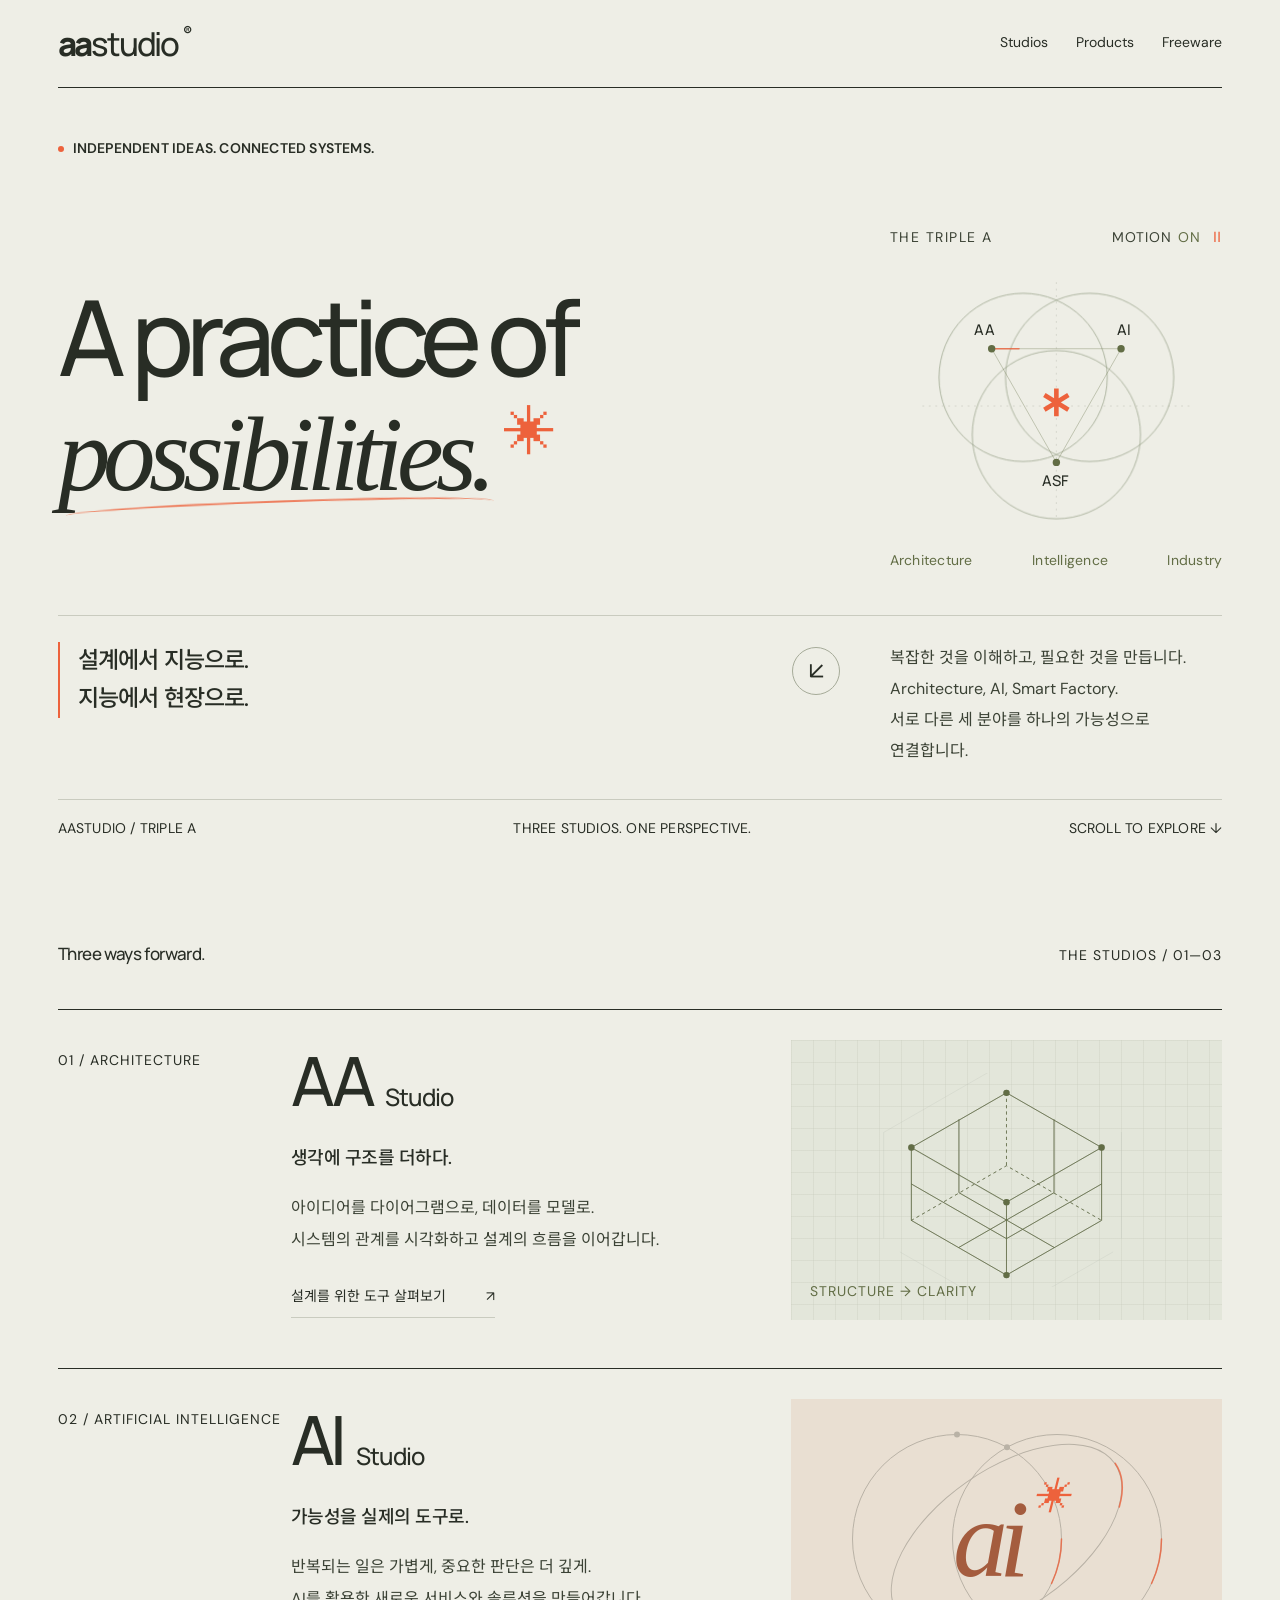
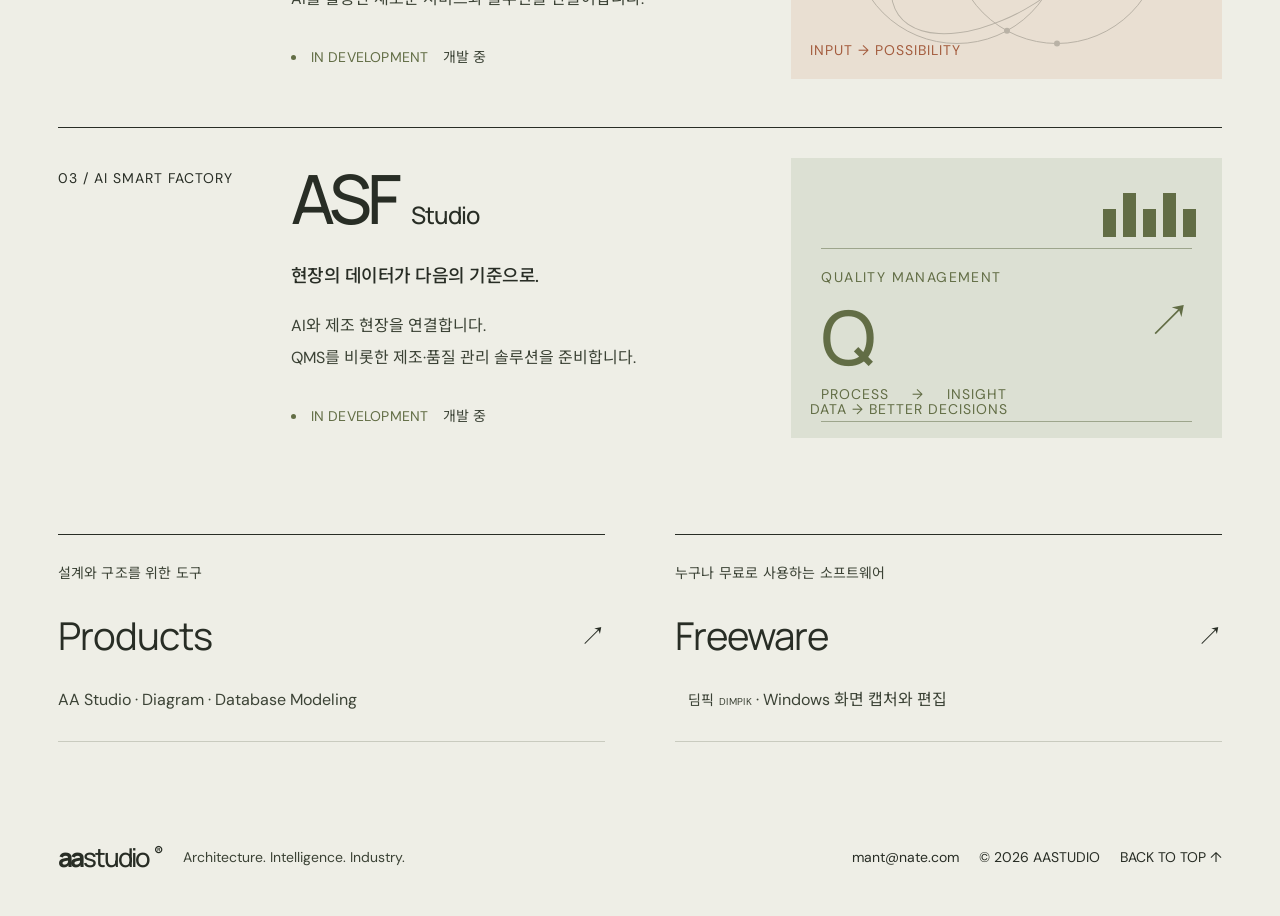
<file: index.html>
<!doctype html>
<html lang="ko">
<head>
  <meta charset="utf-8">
  <meta name="viewport" content="width=device-width, initial-scale=1">
  <meta name="theme-color" content="#eeeee6">
  <meta name="description" content="AASTUDIO — Architecture, AI, AI Smart Factory. 설계에서 지능으로, 지능에서 현장으로 이어지는 세 개의 스튜디오.">
  <title>AASTUDIO — A practice of possibilities.</title>
  <link rel="icon" href="favicon.svg" type="image/svg+xml">
  <link rel="stylesheet" href="style.css">
</head>
<body class="home-page">
  <header class="header site-header"><a class="wordmark" href="./" aria-label="AASTUDIO 홈">aa<span>studio</span><i>®</i></a><nav aria-label="사이트 메뉴"><a href="./#studios">Studios</a><a href="./products/">Products</a><a href="./freeware/">Freeware</a></nav></header>
  <main>
    <section class="hero" aria-labelledby="hero-title">
      <div class="eyebrow"><span class="status-dot"></span> INDEPENDENT IDEAS. CONNECTED SYSTEMS.</div>
      <div class="hero-stage">
        <h1 id="hero-title" aria-label="A practice of possibilities."><span class="hero-line-clip" aria-hidden="true"><span class="hero-line">A practice of</span></span><br><em class="hero-word" aria-hidden="true">possibilities.</em><span class="hero-period" aria-hidden="true"><span class="hero-asterisk">✳</span></span></h1>
        <div class="hero-map">
          <div class="hero-map-caption"><span>THE TRIPLE A</span><button class="motion-toggle" type="button" aria-label="모션 일시정지" aria-pressed="false">MOTION <span>ON</span><i aria-hidden="true">Ⅱ</i></button></div>
          <svg viewBox="0 0 360 300" fill="none" aria-hidden="true">
            <path class="map-guide" d="M180 24V278M35 158H325"/>
            <circle class="map-orbit map-phase-1" cx="144" cy="127" r="91"/>
            <circle class="map-orbit map-phase-2" cx="216" cy="127" r="91"/>
            <circle class="map-orbit map-phase-3" cx="180" cy="189" r="91"/>
            <path class="map-triangle" d="M110 96 250 96 180 219Z"/>
            <path class="map-signal" pathLength="100" d="M110 96 250 96 180 219Z"/>
            <circle class="map-node map-phase-1" cx="110" cy="96" r="4"/>
            <circle class="map-node map-phase-2" cx="250" cy="96" r="4"/>
            <circle class="map-node map-phase-3" cx="180" cy="219" r="4"/>
            <text class="map-label map-phase-1" x="91" y="81">AA</text><text class="map-label map-phase-2" x="246" y="81">AI</text><text class="map-label map-phase-3" x="165" y="244">ASF</text>
            <path class="map-center" d="M180 139V169M167 146 193 162M167 162 193 146"/>
          </svg>
          <div class="hero-map-key"><span>Architecture</span><span>Intelligence</span><span>Industry</span></div>
        </div>
      </div>
      <div class="hero-bottom"><p>설계에서 지능으로.<br>지능에서 현장으로.</p><p class="hero-description">복잡한 것을 이해하고, 필요한 것을 만듭니다.<br>Architecture, AI, Smart Factory.<br>서로 다른 세 분야를 하나의 가능성으로 연결합니다.</p><a class="circle-link" href="#studios" aria-label="세 개의 스튜디오 살펴보기">↙</a></div>
      <div class="hero-index"><span>AASTUDIO / TRIPLE A</span><span>THREE STUDIOS. ONE PERSPECTIVE.</span><span>SCROLL TO EXPLORE ↓</span></div>
    </section>
    <section id="studios" class="studios" aria-labelledby="studios-title">
      <div class="section-top"><h2 id="studios-title">Three ways forward.</h2><span>THE STUDIOS / 01—03</span></div>
      <article class="studio architecture">
        <div class="studio-number">01 / ARCHITECTURE</div>
        <div class="studio-copy"><h3>AA<span>Studio</span></h3><p class="studio-tagline">생각에 구조를 더하다.</p><p class="body-copy">아이디어를 다이어그램으로, 데이터를 모델로.<br>시스템의 관계를 시각화하고 설계의 흐름을 이어갑니다.</p><a class="text-link" href="products/#tools">설계를 위한 도구 살펴보기 <span>↗</span></a></div>
        <div class="visual blueprint" aria-label="회색 도형 위로 컬러 선이 차례로 그려지는 아키텍처 다이어그램" role="img">
          <svg viewBox="0 0 400 270" fill="none" aria-hidden="true">
            <g class="blueprint-base" stroke="currentColor" stroke-width="1" stroke-linecap="round" stroke-linejoin="round">
              <path d="M80 94 200 25 320 94 200 163Z M80 94v92l120 69 120-69V94 M200 163v92 M80 140l120 69 120-69 M140 59v92l120 69 M260 59v92l-120 69"/>
              <path stroke-dasharray="3 5" d="M80 186 200 117l120 69 M200 25v92"/>
              <g fill="currentColor" stroke="none"><circle cx="80" cy="94" r="4"/><circle cx="200" cy="25" r="4"/><circle cx="320" cy="94" r="4"/><circle cx="200" cy="163" r="4"/><circle cx="200" cy="255" r="4"/></g>
            </g>
            <g stroke="currentColor" stroke-width="1" stroke-linecap="round" stroke-linejoin="round">
              <path class="blueprint-guides" d="M45 208V75l155-89M345 208V75 M66 226l134 77 134-77" opacity=".25"/>
              <path class="blueprint-hidden" stroke-dasharray="3 5" d="M80 186 200 117l120 69 M200 25v92"/>
              <path class="blueprint-edge blueprint-top" pathLength="1" d="M80 94 200 25 320 94 200 163Z"/>
              <path class="blueprint-edge blueprint-left" pathLength="1" d="M80 94v92l120 69v-92"/>
              <path class="blueprint-edge blueprint-right" pathLength="1" d="M200 255l120-69V94"/>
              <path class="blueprint-edge blueprint-grid" pathLength="1" d="M80 140l120 69 120-69"/>
              <path class="blueprint-edge blueprint-grid" pathLength="1" d="M140 59v92l120 69"/>
              <path class="blueprint-edge blueprint-grid" pathLength="1" d="M260 59v92l-120 69"/>
            </g>
            <path class="blueprint-tracer" pathLength="1" d="M80 94 200 25 320 94 200 163Z" stroke="var(--orange)" stroke-width="2" stroke-linecap="round"/>
            <g class="blueprint-nodes" fill="currentColor"><circle cx="80" cy="94" r="4"/><circle cx="200" cy="25" r="4"/><circle cx="320" cy="94" r="4"/><circle cx="200" cy="163" r="4"/><circle cx="200" cy="255" r="4"/></g>
          </svg>
          <span>STRUCTURE → CLARITY</span>
        </div>
      </article>
      <article class="studio intelligence">
        <div class="studio-number">02 / ARTIFICIAL INTELLIGENCE</div>
        <div class="studio-copy"><h3>AI<span>Studio</span></h3><p class="studio-tagline">가능성을 실제의 도구로.</p><p class="body-copy">반복되는 일은 가볍게, 중요한 판단은 더 깊게.<br>AI를 활용한 새로운 서비스와 솔루션을 만들어갑니다.</p><span class="coming">IN DEVELOPMENT <span>개발 중</span></span></div>
        <div class="visual intelligence-art" aria-label="연결된 궤도를 따라 신호가 흐르고 중심의 AI가 반응하는 그래픽" role="img">
          <div class="orb orb-one"></div><div class="orb orb-two"></div><div class="orb orb-three"></div>
          <svg class="ai-network" viewBox="0 0 360 280" fill="none" aria-hidden="true">
            <g class="ai-signals" stroke="var(--orange)" stroke-width="1.5" stroke-linecap="round">
              <circle class="ai-signal" pathLength="100" cx="130" cy="140" r="104.5"/>
              <circle class="ai-signal ai-signal-two" pathLength="100" cx="230" cy="140" r="104.5"/>
              <ellipse class="ai-signal ai-signal-three" pathLength="100" cx="180" cy="140" rx="132" ry="69.5" transform="rotate(-35 180 140)"/>
            </g>
            <g fill="currentColor">
              <circle class="ai-neuron" cx="130" cy="35.5" r="3"/>
              <circle class="ai-neuron ai-neuron-two" cx="180" cy="48.2" r="3"/>
              <circle class="ai-neuron ai-neuron-three" cx="230" cy="244.5" r="3"/>
              <circle class="ai-neuron ai-neuron-four" cx="180" cy="231.8" r="3"/>
            </g>
          </svg>
          <span>INPUT → POSSIBILITY</span><b aria-hidden="true">ai<span>✳</span></b>
        </div>
      </article>
      <article class="studio factory">
        <div class="studio-number">03 / AI SMART FACTORY</div>
        <div class="studio-copy"><h3>ASF<span>Studio</span></h3><p class="studio-tagline">현장의 데이터가 다음의 기준으로.</p><p class="body-copy">AI와 제조 현장을 연결합니다.<br>QMS를 비롯한 제조·품질 관리 솔루션을 준비합니다.</p><span class="coming">IN DEVELOPMENT <span>개발 중</span></span></div>
        <div class="visual factory-art" aria-label="공정 데이터가 차례로 흐르고 품질 검사가 진행되는 그래픽" role="img"><div class="production" aria-hidden="true"><i></i><i></i><i></i><i></i><i></i></div><div class="quality" aria-hidden="true"><span>QUALITY MANAGEMENT</span><strong>Q<span>↗</span></strong><div>PROCESS <span>→</span> INSIGHT</div></div><span>DATA → BETTER DECISIONS</span></div>
      </article>
    </section>
    <nav class="home-directory" aria-label="제품과 무료 소프트웨어">
      <a id="products" class="directory-link" href="products/"><span class="catalog-label">설계와 구조를 위한 도구</span><span class="directory-title">Products <span aria-hidden="true">↗</span></span><span class="directory-description">AA Studio · Diagram · Database Modeling</span></a>
      <a id="freeware" class="directory-link" href="freeware/"><span class="catalog-label">누구나 무료로 사용하는 소프트웨어</span><span class="directory-title">Freeware <span aria-hidden="true">↗</span></span><span class="directory-description"><span class="product-name">딤픽 <small class="product-name-en" lang="en">DIMPIK</small></span> · Windows 화면 캡처와 편집</span></a>
    </nav>
  </main>
  <footer><a class="wordmark" href="#">aa<span>studio</span><i>®</i></a><p>Architecture. Intelligence. Industry.</p><span class="footer-contact">mant@nate.com</span><span>© <span id="year">2026</span> AASTUDIO</span><a href="#" class="back-top">BACK TO TOP ↑</a></footer>
  <script src="site-config.js"></script><script src="script.js"></script>
  <script type="text/javascript" src="//wcs.pstatic.net/wcslog.js"></script>
  <script type="text/javascript">
  if(!wcs_add) var wcs_add = {};
  wcs_add["wa"] = "1bc434e9262af50";
  if(window.wcs) {
    wcs_do();
  }
  </script>
</body>
</html>
</file>
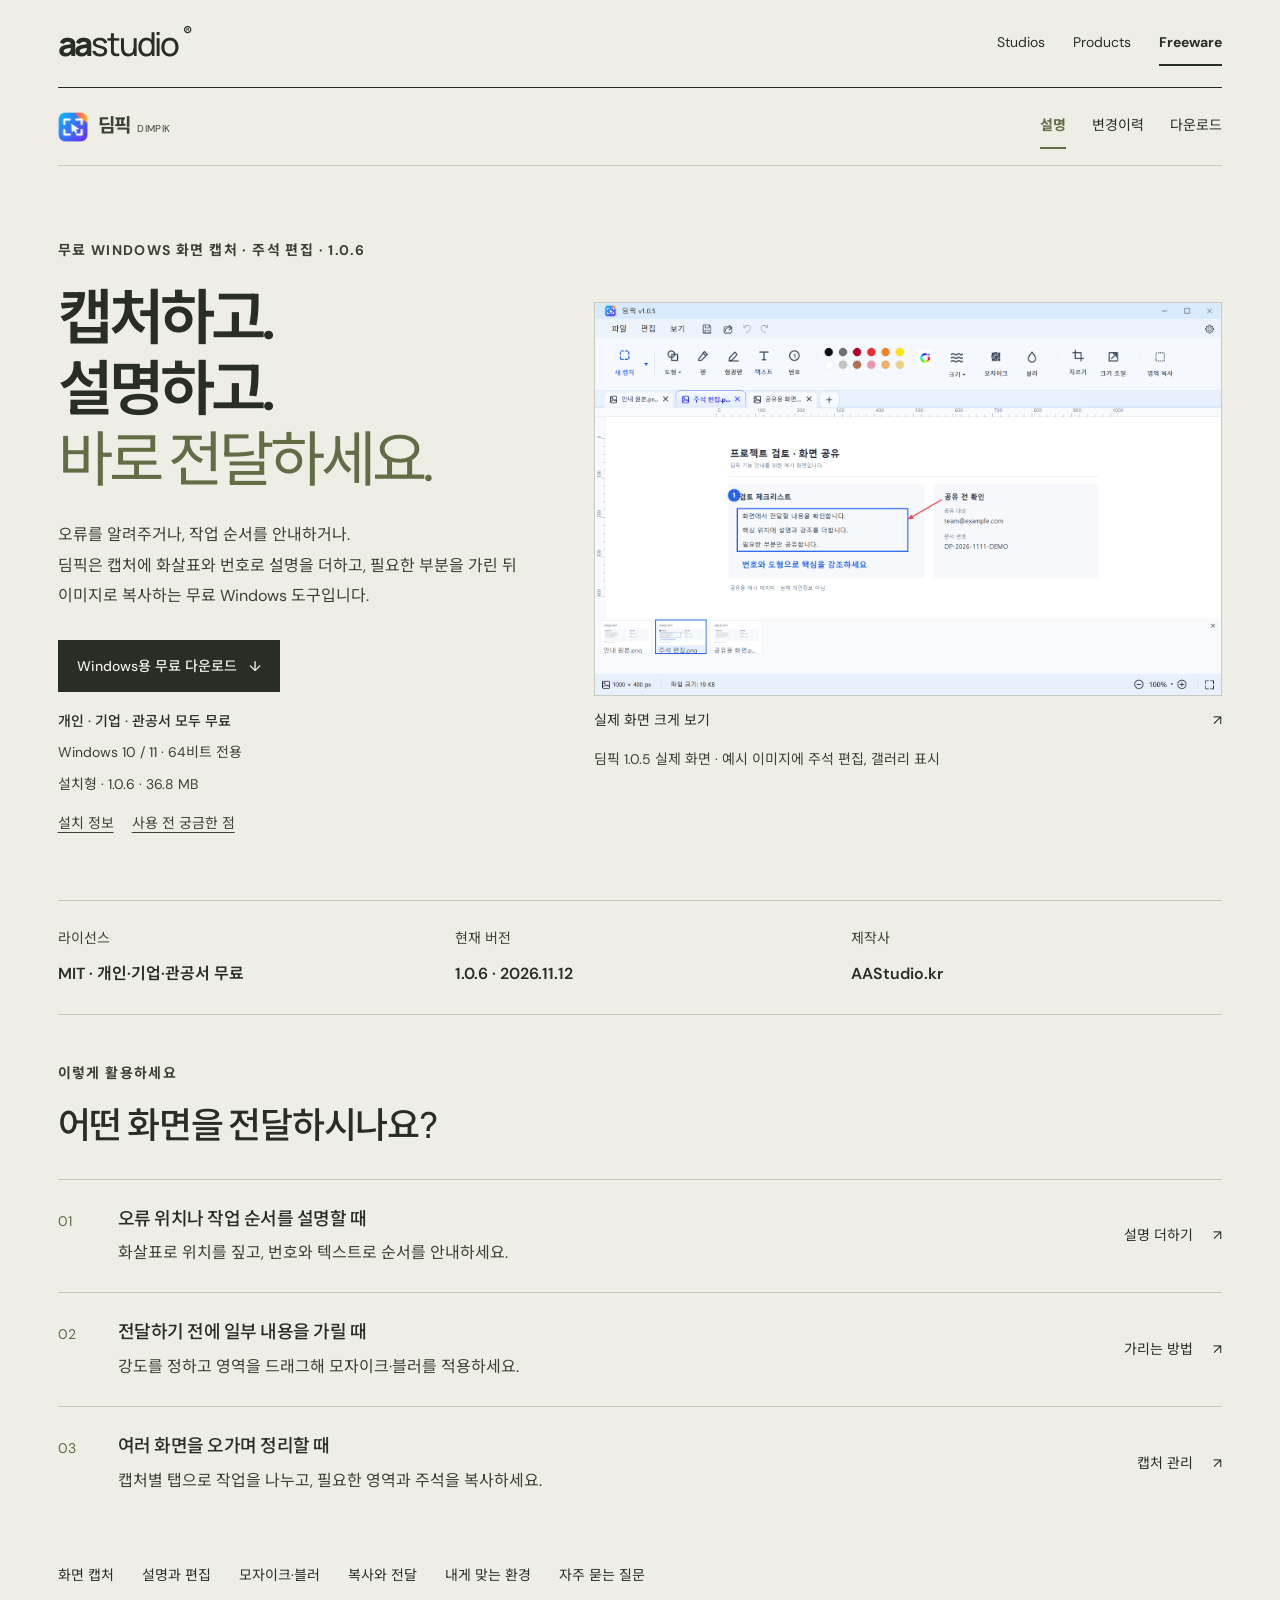
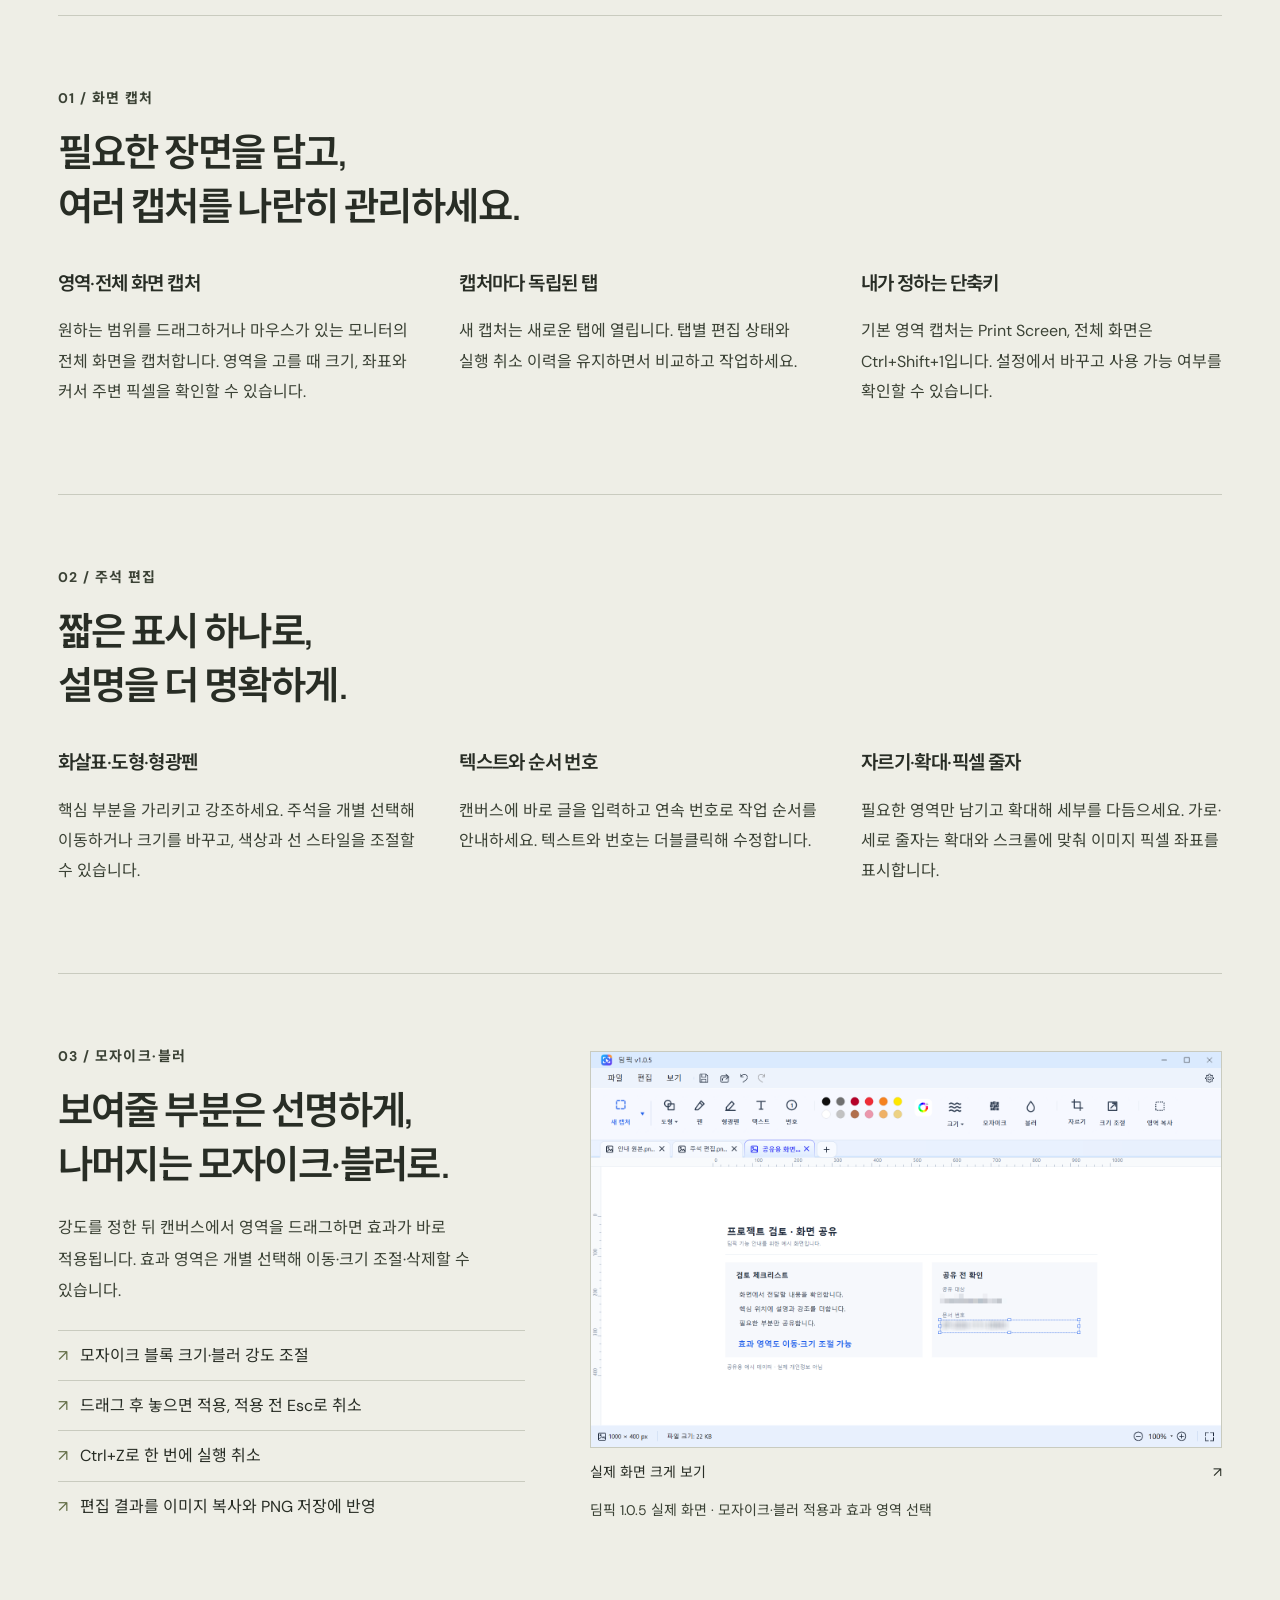
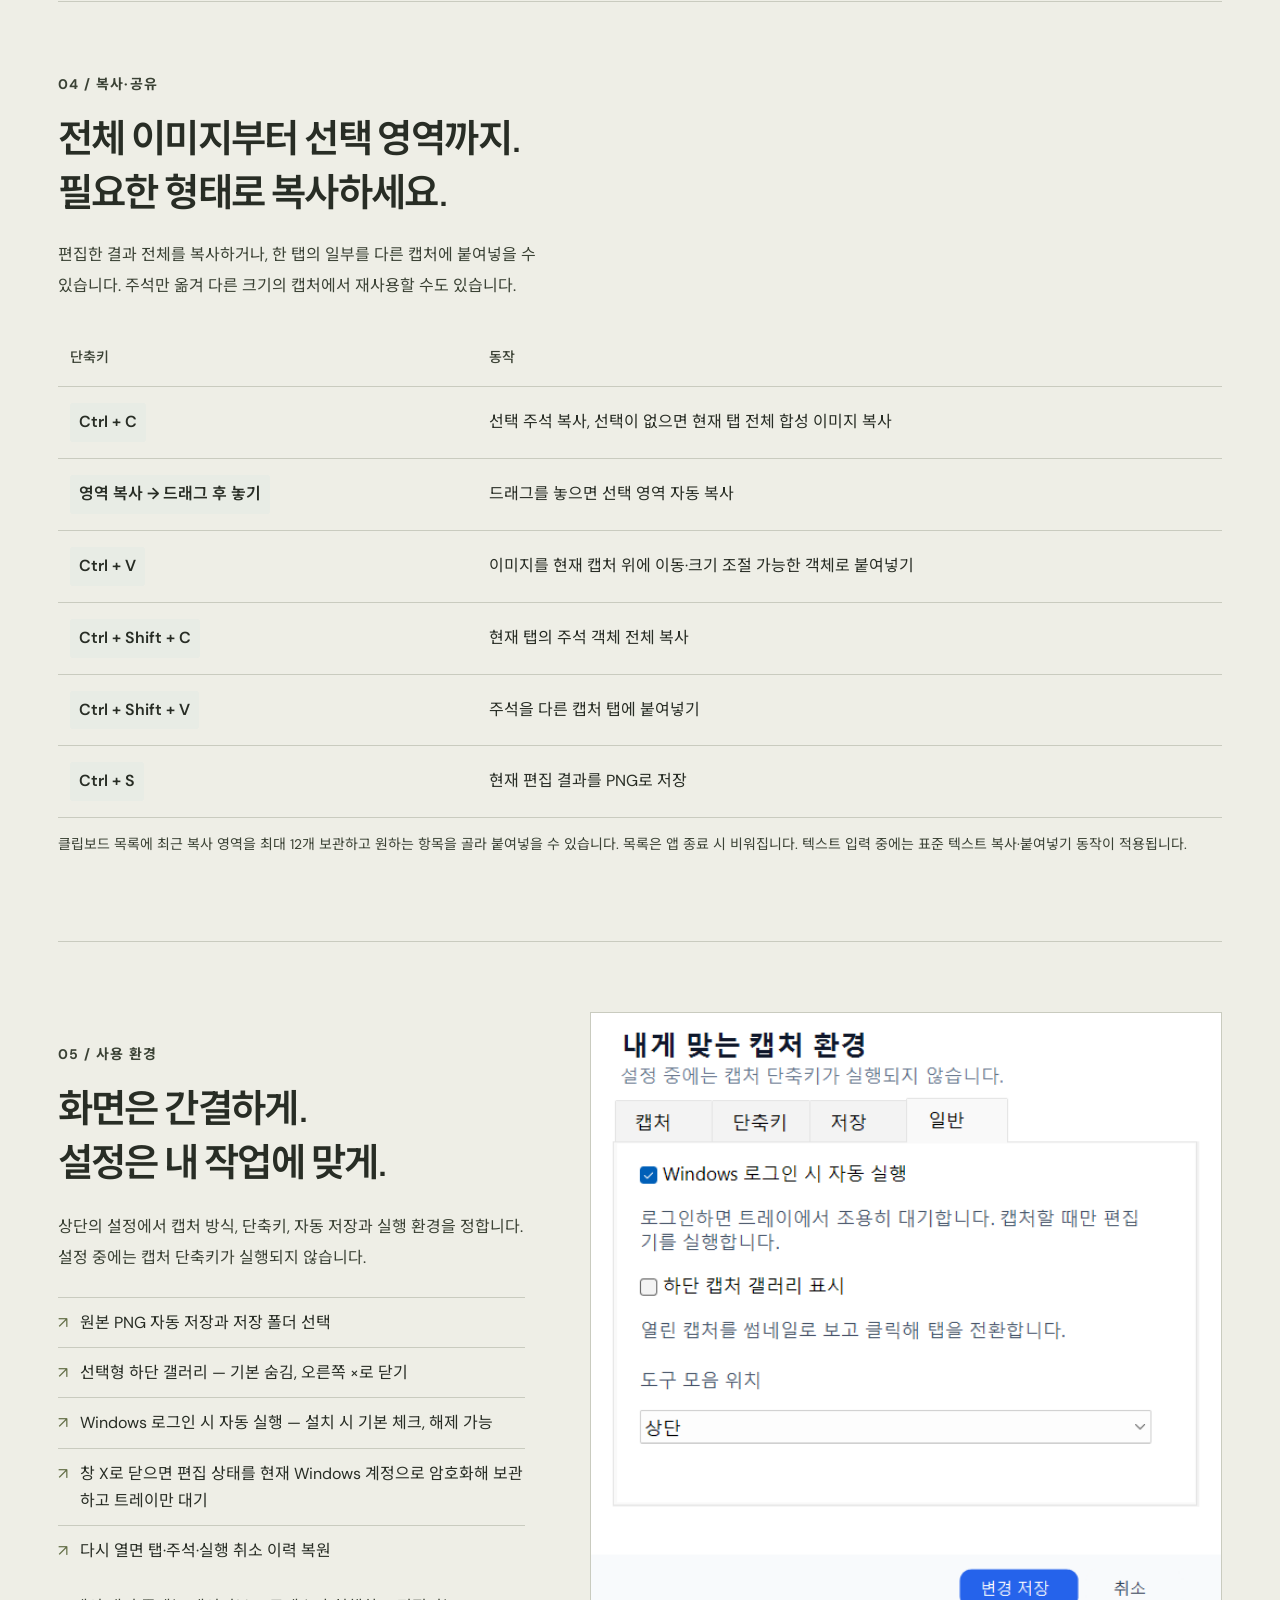
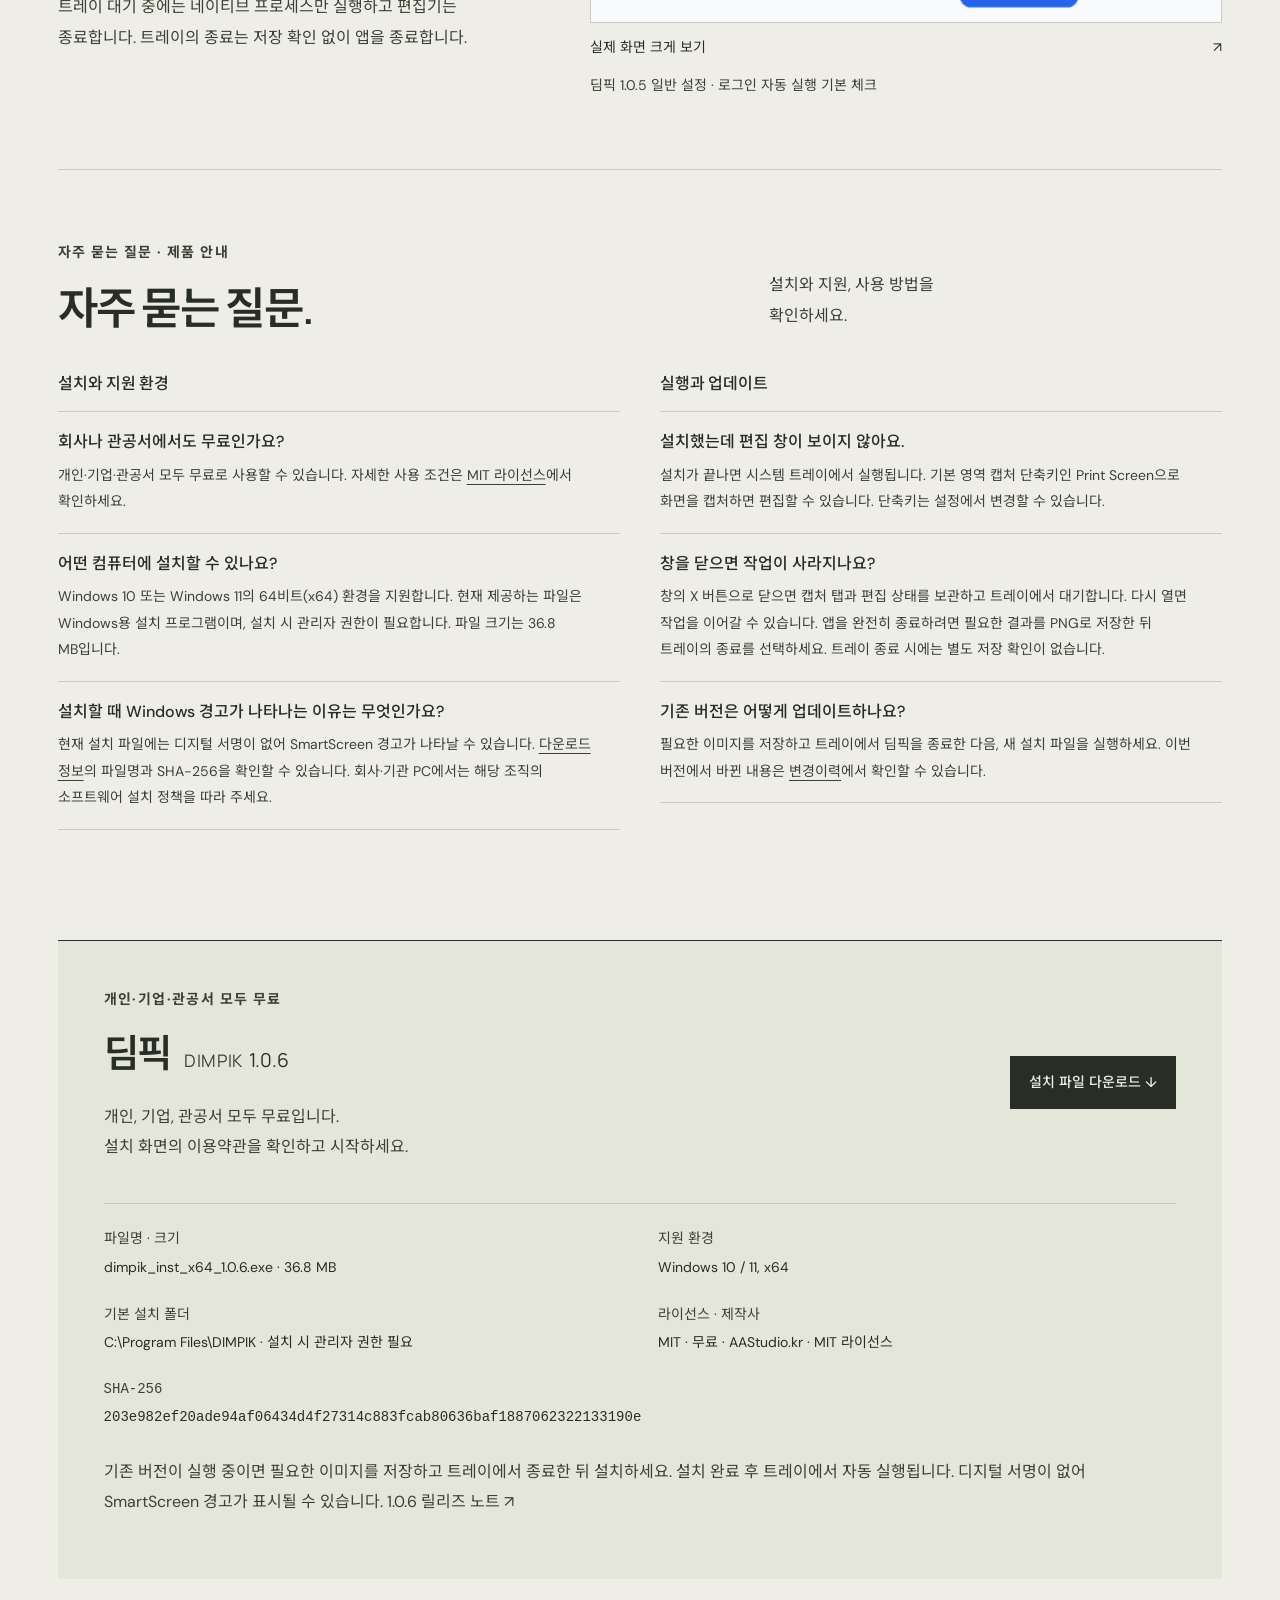
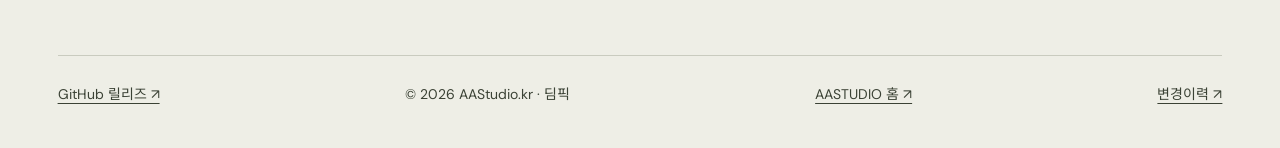
<file: dimpik/index.html>
<!doctype html>
<html lang="ko">
<head>
  <meta charset="utf-8"><meta name="viewport" content="width=device-width, initial-scale=1">
  <title>딤픽 — 무료 화면 캡처·이미지 편집 | AAStudio.kr</title>
  <meta name="description" content="딤픽. 캡처 탭, 화살표·텍스트·번호, 모자이크·블러와 영역 복사를 지원하는 Windows 무료 캡처 편집기. 개인·기업·관공서 모두 무료.">
  <meta name="theme-color" content="#eeeee6"><link rel="canonical" href="https://aastudio.kr/dimpik/">
  <link rel="icon" href="assets/dimpik-1.0.5.ico" type="image/x-icon"><link rel="stylesheet" href="../style.css"><link rel="stylesheet" href="product.css">
</head>
<body class="product-page">
  <header class="header site-header"><a class="wordmark" href="../" aria-label="AASTUDIO 홈">aa<span>studio</span><i>®</i></a><nav aria-label="사이트 메뉴"><a href="../#studios">Studios</a><a href="../products/">Products</a><a href="../freeware/" aria-current="location">Freeware</a></nav></header>
  <main class="product-container">
    <div class="product-subnav"><a class="product-identity" href="./"><img src="assets/dimpik-1.0.5.ico" alt="" width="30" height="30"><span class="product-name">딤픽 <small class="product-name-en" lang="en">DIMPIK</small></span></a><nav class="product-tabs" aria-label="딤픽 메뉴"><a href="./" aria-current="page">설명</a><a href="changelog/">변경이력</a><a href="#download">다운로드</a></nav></div>
    <section class="product-hero" aria-labelledby="product-title"><div><div class="product-kicker">무료 Windows 화면 캡처 · 주석 편집 · 1.0.6</div><h1 id="product-title">캡처하고.<br>설명하고.<br><em>바로 전달하세요.</em></h1><p class="product-lead">오류를 알려주거나, 작업 순서를 안내하거나.<br>딤픽은 캡처에 화살표와 번호로 설명을 더하고, 필요한 부분을 가린 뒤 이미지로 복사하는 무료 Windows 도구입니다.</p><div class="product-actions"><a class="snap-button" href="https://github.com/mant81/DIMPIK/releases/download/v1.0.6/dimpik_inst_x64_1.0.6.exe">Windows용 무료 다운로드 <span aria-hidden="true">↓</span></a></div><div class="download-summary"><strong>개인 · 기업 · 관공서 모두 무료</strong><span>Windows 10 / 11 · 64비트 전용</span><span>설치형 · 1.0.6 · 36.8 MB</span><div><a href="#download">설치 정보</a><a href="#faq">사용 전 궁금한 점</a></div></div></div><figure class="product-shot"><a class="shot-preview" href="assets/dimpik-workspace-1.0.5.png" data-screenshot><img src="assets/dimpik-workspace-1.0.5.png" alt="캡처 탭 세 개, 번호·도형·화살표 주석과 선택형 갤러리를 보여주는 딤픽 1.0.5 실제 화면" width="1586" height="992" fetchpriority="high"><span class="shot-zoom">실제 화면 크게 보기 <span aria-hidden="true">↗</span></span></a><figcaption>딤픽 1.0.5 실제 화면 · 예시 이미지에 주석 편집, 갤러리 표시</figcaption></figure></section>
    <div class="product-facts"><div><span>라이선스</span><strong>MIT · 개인·기업·관공서 무료</strong></div><div><span>현재 버전</span><strong>1.0.6 · 2026.11.12</strong></div><div><span>제작사</span><strong>AAStudio.kr</strong></div></div>
    <section id="use-cases" class="use-cases" aria-labelledby="use-cases-title">
      <div class="product-kicker">이렇게 활용하세요</div><h2 id="use-cases-title">어떤 화면을 전달하시나요?</h2>
      <div class="use-case-list">
        <a href="#annotation"><span class="case-number" aria-hidden="true">01</span><div><h3>오류 위치나 작업 순서를 설명할 때</h3><p>화살표로 위치를 짚고, 번호와 텍스트로 순서를 안내하세요.</p></div><span class="case-action">설명 더하기 <span aria-hidden="true">↗</span></span></a>
        <a href="#effects"><span class="case-number" aria-hidden="true">02</span><div><h3>전달하기 전에 일부 내용을 가릴 때</h3><p>강도를 정하고 영역을 드래그해 모자이크·블러를 적용하세요.</p></div><span class="case-action">가리는 방법 <span aria-hidden="true">↗</span></span></a>
        <a href="#capture"><span class="case-number" aria-hidden="true">03</span><div><h3>여러 화면을 오가며 정리할 때</h3><p>캡처별 탭으로 작업을 나누고, 필요한 영역과 주석을 복사하세요.</p></div><span class="case-action">캡처 관리 <span aria-hidden="true">↗</span></span></a>
      </div>
    </section>
    <nav class="feature-menu" aria-label="기능 바로가기"><a href="#capture">화면 캡처</a><a href="#annotation">설명과 편집</a><a href="#effects">모자이크·블러</a><a href="#clipboard">복사와 전달</a><a href="#preferences">내게 맞는 환경</a><a href="#faq">자주 묻는 질문</a></nav>
    <section id="capture" class="feature-section"><div class="product-kicker">01 / 화면 캡처</div><h2>필요한 장면을 담고,<br>여러 캡처를 나란히 관리하세요.</h2><div class="feature-text-grid"><div><h3>영역·전체 화면 캡처</h3><p>원하는 범위를 드래그하거나 마우스가 있는 모니터의 전체 화면을 캡처합니다. 영역을 고를 때 크기, 좌표와 커서 주변 픽셀을 확인할 수 있습니다.</p></div><div><h3>캡처마다 독립된 탭</h3><p>새 캡처는 새로운 탭에 열립니다. 탭별 편집 상태와 실행 취소 이력을 유지하면서 비교하고 작업하세요.</p></div><div><h3>내가 정하는 단축키</h3><p>기본 영역 캡처는 Print Screen, 전체 화면은 Ctrl+Shift+1입니다. 설정에서 바꾸고 사용 가능 여부를 확인할 수 있습니다.</p></div></div></section>
    <section id="annotation" class="feature-section"><div class="product-kicker">02 / 주석 편집</div><h2>짧은 표시 하나로,<br>설명을 더 명확하게.</h2><div class="feature-text-grid"><div><h3>화살표·도형·형광펜</h3><p>핵심 부분을 가리키고 강조하세요. 주석을 개별 선택해 이동하거나 크기를 바꾸고, 색상과 선 스타일을 조절할 수 있습니다.</p></div><div><h3>텍스트와 순서 번호</h3><p>캔버스에 바로 글을 입력하고 연속 번호로 작업 순서를 안내하세요. 텍스트와 번호는 더블클릭해 수정합니다.</p></div><div><h3>자르기·확대·픽셀 줄자</h3><p>필요한 영역만 남기고 확대해 세부를 다듬으세요. 가로·세로 줄자는 확대와 스크롤에 맞춰 이미지 픽셀 좌표를 표시합니다.</p></div></div></section>
    <section id="effects" class="feature-section feature-columns"><div class="feature-copy"><div class="product-kicker">03 / 모자이크·블러</div><h2>보여줄 부분은 선명하게,<br>나머지는 모자이크·블러로.</h2><p>강도를 정한 뒤 캔버스에서 영역을 드래그하면 효과가 바로 적용됩니다. 효과 영역은 개별 선택해 이동·크기 조절·삭제할 수 있습니다.</p><ul class="feature-list"><li>모자이크 블록 크기·블러 강도 조절</li><li>드래그 후 놓으면 적용, 적용 전 Esc로 취소</li><li>Ctrl+Z로 한 번에 실행 취소</li><li>편집 결과를 이미지 복사와 PNG 저장에 반영</li></ul></div><figure class="product-shot"><a class="shot-preview" href="assets/dimpik-effects-1.0.5.png" data-screenshot><img src="assets/dimpik-effects-1.0.5.png" alt="모자이크·블러를 적용하고 효과 영역을 선택한 딤픽 1.0.5 실제 화면" width="1586" height="992" loading="lazy"><span class="shot-zoom">실제 화면 크게 보기 <span aria-hidden="true">↗</span></span></a><figcaption>딤픽 1.0.5 실제 화면 · 모자이크·블러 적용과 효과 영역 선택</figcaption></figure></section>
    <section id="clipboard" class="feature-section"><div class="product-kicker">04 / 복사·공유</div><h2>전체 이미지부터 선택 영역까지.<br>필요한 형태로 복사하세요.</h2><p class="product-lead">편집한 결과 전체를 복사하거나, 한 탭의 일부를 다른 캡처에 붙여넣을 수 있습니다. 주석만 옮겨 다른 크기의 캡처에서 재사용할 수도 있습니다.</p><table class="key-table"><thead><tr><th scope="col">단축키</th><th scope="col">동작</th></tr></thead><tbody><tr><td><kbd>Ctrl + C</kbd></td><td>선택 주석 복사, 선택이 없으면 현재 탭 전체 합성 이미지 복사</td></tr><tr><td><kbd>영역 복사 → 드래그 후 놓기</kbd></td><td>드래그를 놓으면 선택 영역 자동 복사</td></tr><tr><td><kbd>Ctrl + V</kbd></td><td>이미지를 현재 캡처 위에 이동·크기 조절 가능한 객체로 붙여넣기</td></tr><tr><td><kbd>Ctrl + Shift + C</kbd></td><td>현재 탭의 주석 객체 전체 복사</td></tr><tr><td><kbd>Ctrl + Shift + V</kbd></td><td>주석을 다른 캡처 탭에 붙여넣기</td></tr><tr><td><kbd>Ctrl + S</kbd></td><td>현재 편집 결과를 PNG로 저장</td></tr></tbody></table><p class="product-caption">클립보드 목록에 최근 복사 영역을 최대 12개 보관하고 원하는 항목을 골라 붙여넣을 수 있습니다. 목록은 앱 종료 시 비워집니다. 텍스트 입력 중에는 표준 텍스트 복사·붙여넣기 동작이 적용됩니다.</p></section>
    <section id="preferences" class="feature-section feature-columns"><div class="feature-copy"><div class="product-kicker">05 / 사용 환경</div><h2>화면은 간결하게.<br>설정은 내 작업에 맞게.</h2><p>상단의 설정에서 캡처 방식, 단축키, 자동 저장과 실행 환경을 정합니다. 설정 중에는 캡처 단축키가 실행되지 않습니다.</p><ul class="feature-list"><li>원본 PNG 자동 저장과 저장 폴더 선택</li><li>선택형 하단 갤러리 — 기본 숨김, 오른쪽 ×로 닫기</li><li>Windows 로그인 시 자동 실행 — 설치 시 기본 체크, 해제 가능</li><li>창 X로 닫으면 편집 상태를 현재 Windows 계정으로 암호화해 보관하고 트레이만 대기</li><li>다시 열면 탭·주석·실행 취소 이력 복원</li></ul><p class="product-caption">트레이 대기 중에는 네이티브 프로세스만 실행하고 편집기는 종료합니다. 트레이의 종료는 저장 확인 없이 앱을 종료합니다.</p></div><figure class="product-shot"><a class="shot-preview" href="assets/dimpik-settings-1.0.5.png" data-screenshot><img src="assets/dimpik-settings-1.0.5.png" alt="자동 실행 체크와 갤러리 기본 숨김 상태를 보여주는 딤픽 1.0.5 일반 설정 화면" width="580" height="560" loading="lazy"><span class="shot-zoom">실제 화면 크게 보기 <span aria-hidden="true">↗</span></span></a><figcaption>딤픽 1.0.5 일반 설정 · 로그인 자동 실행 기본 체크</figcaption></figure></section>
    <section id="faq" class="feature-section product-faq" aria-labelledby="faq-title">
      <div class="product-kicker">자주 묻는 질문 · 제품 안내</div>
      <div class="faq-heading"><h2 id="faq-title">자주 묻는 질문.</h2><p>설치와 지원, 사용 방법을<br>확인하세요.</p></div>
      <div class="faq-grid">
        <div class="faq-group"><h3>설치와 지원 환경</h3>
          <article class="faq-item"><h4>회사나 관공서에서도 무료인가요?</h4><p>개인·기업·관공서 모두 무료로 사용할 수 있습니다. 자세한 사용 조건은 <a href="../release/DIMPIK-LICENSE.txt">MIT 라이선스</a>에서 확인하세요.</p></article>
          <article class="faq-item"><h4>어떤 컴퓨터에 설치할 수 있나요?</h4><p>Windows 10 또는 Windows 11의 64비트(x64) 환경을 지원합니다. 현재 제공하는 파일은 Windows용 설치 프로그램이며, 설치 시 관리자 권한이 필요합니다. 파일 크기는 36.8 MB입니다.</p></article>
          <article class="faq-item"><h4>설치할 때 Windows 경고가 나타나는 이유는 무엇인가요?</h4><p>현재 설치 파일에는 디지털 서명이 없어 SmartScreen 경고가 나타날 수 있습니다. <a href="#download">다운로드 정보</a>의 파일명과 SHA-256을 확인할 수 있습니다. 회사·기관 PC에서는 해당 조직의 소프트웨어 설치 정책을 따라 주세요.</p></article>
        </div>
        <div class="faq-group"><h3>실행과 업데이트</h3>
          <article class="faq-item"><h4>설치했는데 편집 창이 보이지 않아요.</h4><p>설치가 끝나면 시스템 트레이에서 실행됩니다. 기본 영역 캡처 단축키인 Print Screen으로 화면을 캡처하면 편집할 수 있습니다. 단축키는 설정에서 변경할 수 있습니다.</p></article>
          <article class="faq-item"><h4>창을 닫으면 작업이 사라지나요?</h4><p>창의 X 버튼으로 닫으면 캡처 탭과 편집 상태를 보관하고 트레이에서 대기합니다. 다시 열면 작업을 이어갈 수 있습니다. 앱을 완전히 종료하려면 필요한 결과를 PNG로 저장한 뒤 트레이의 종료를 선택하세요. 트레이 종료 시에는 별도 저장 확인이 없습니다.</p></article>
          <article class="faq-item"><h4>기존 버전은 어떻게 업데이트하나요?</h4><p>필요한 이미지를 저장하고 트레이에서 딤픽을 종료한 다음, 새 설치 파일을 실행하세요. 이번 버전에서 바뀐 내용은 <a href="changelog/">변경이력</a>에서 확인할 수 있습니다.</p></article>
        </div>
      </div>
    </section>
    <section id="download" class="download-panel" aria-labelledby="download-title"><div class="download-panel-top"><div><div class="product-kicker">개인·기업·관공서 모두 무료</div><h2 id="download-title"><span class="product-name">딤픽 <small class="product-name-en" lang="en">DIMPIK</small></span> <span class="product-version">1.0.6</span></h2><p>개인, 기업, 관공서 모두 무료입니다.<br>설치 화면의 이용약관을 확인하고 시작하세요.</p></div><a class="snap-button" href="https://github.com/mant81/DIMPIK/releases/download/v1.0.6/dimpik_inst_x64_1.0.6.exe">설치 파일 다운로드 ↓</a></div><dl class="release-details"><div><dt>파일명 · 크기</dt><dd data-release-file>dimpik_inst_x64_1.0.6.exe · 36.8 MB</dd></div><div><dt>지원 환경</dt><dd>Windows 10 / 11, x64</dd></div><div><dt>기본 설치 폴더</dt><dd>C:\Program Files\DIMPIK · 설치 시 관리자 권한 필요</dd></div><div><dt>라이선스 · 제작사</dt><dd>MIT · 무료 · AAStudio.kr · <a href="../release/DIMPIK-LICENSE.txt">MIT 라이선스</a></dd></div><div class="checksum"><dt>SHA-256</dt><dd data-release-sha256>203e982ef20ade94af06434d4f27314c883fcab80636baf1887062322133190e</dd></div></dl><p class="product-caption">기존 버전이 실행 중이면 필요한 이미지를 저장하고 트레이에서 종료한 뒤 설치하세요. 설치 완료 후 트레이에서 자동 실행됩니다. 디지털 서명이 없어 SmartScreen 경고가 표시될 수 있습니다. <a href="https://github.com/mant81/DIMPIK/releases/tag/v1.0.6">1.0.6 릴리즈 노트 ↗</a></p></section>
  </main>
  <footer class="product-container"><div class="product-footer"><a href="https://github.com/mant81/DIMPIK/releases/">GitHub 릴리즈 ↗</a><span>© 2026 AAStudio.kr · 딤픽</span><a href="../">AASTUDIO 홈 ↗</a><a href="changelog/">변경이력 ↗</a></div></footer>
  <dialog class="image-preview" aria-labelledby="preview-title">
    <div class="preview-toolbar"><h2 id="preview-title">딤픽 실제 화면</h2><button type="button" data-preview-close autofocus>닫기 <span aria-hidden="true">×</span></button></div>
    <figure><figcaption></figcaption></figure>
    <a class="preview-original" data-preview-original target="_blank" rel="noopener">원본 크기로 보기 <span aria-hidden="true">↗</span><span class="preview-link-note"> (새 탭)</span></a>
  </dialog>
  <script src="product.js"></script>
  <script type="text/javascript" src="//wcs.pstatic.net/wcslog.js"></script>
  <script type="text/javascript">
  if(!wcs_add) var wcs_add = {};
  wcs_add["wa"] = "1bc434e9262af50";
  if(window.wcs) {
    wcs_do();
  }
  </script>
</body>
</html>
</file>
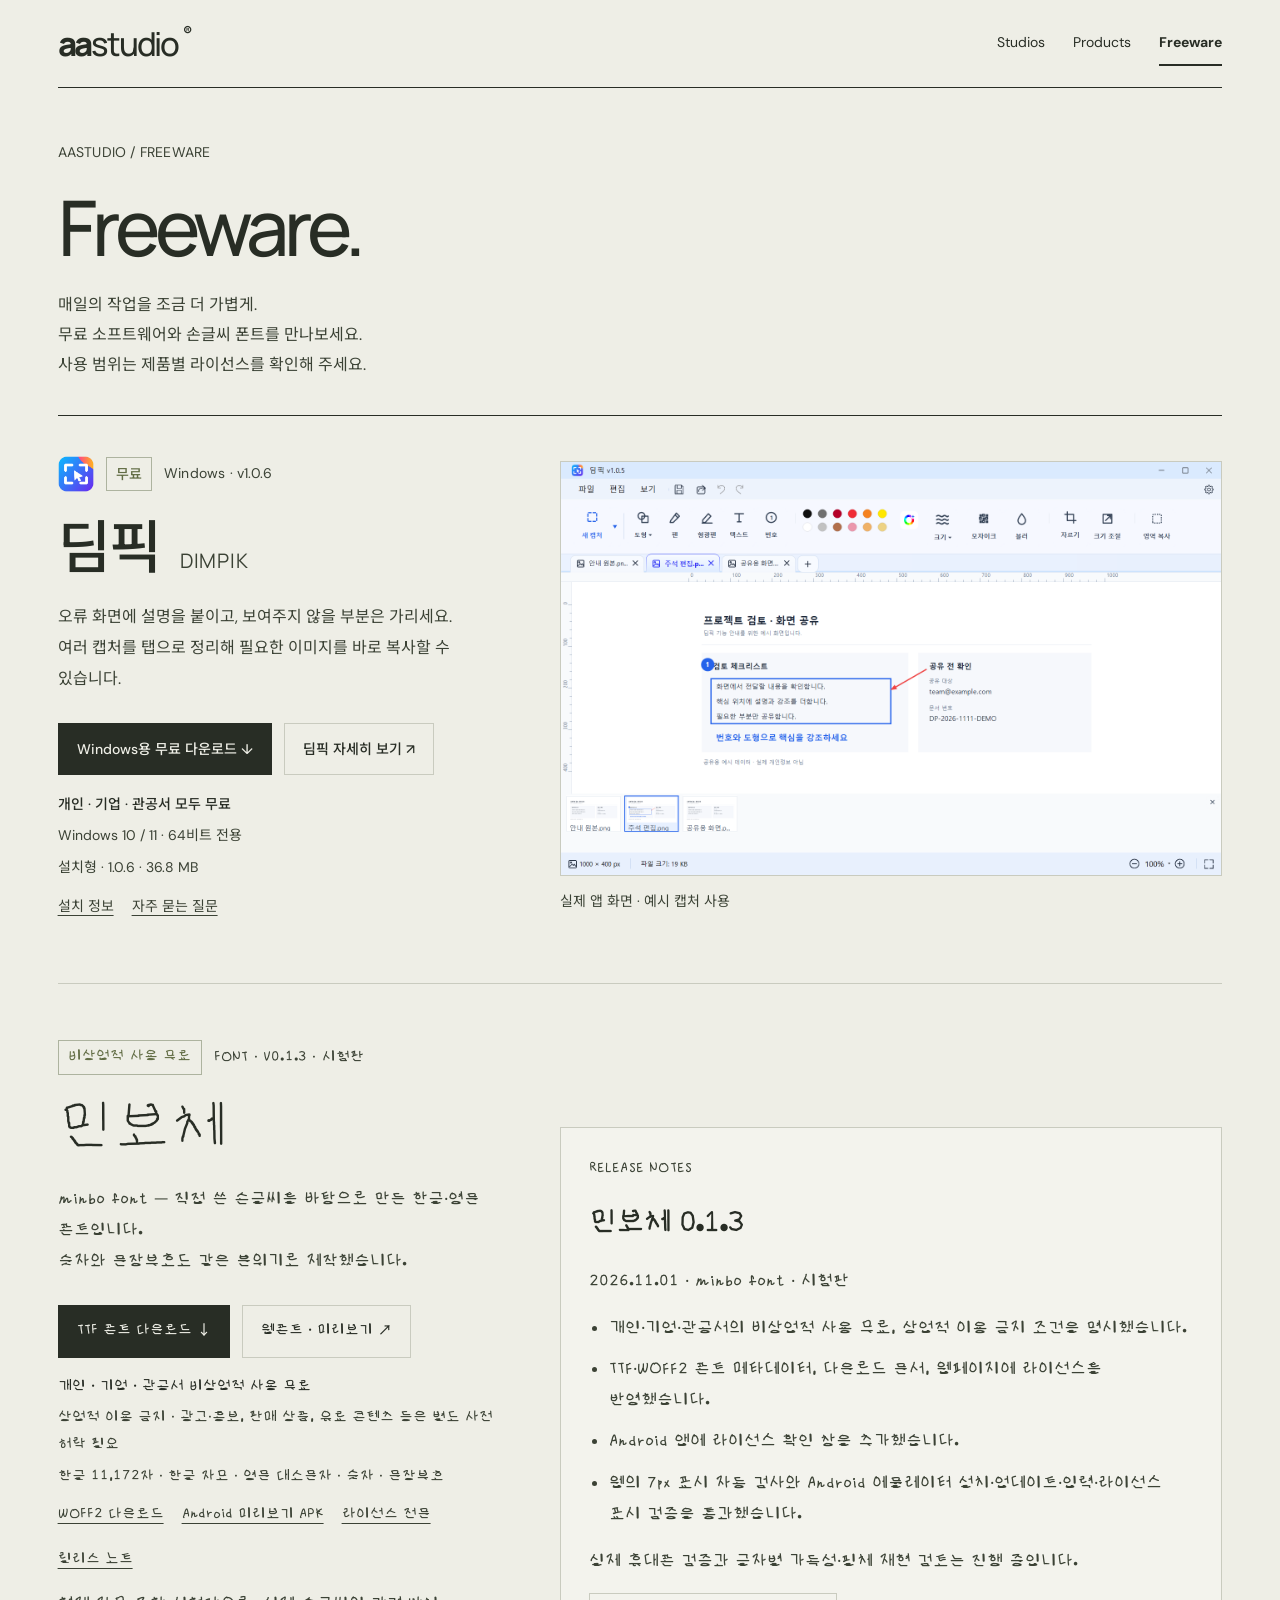
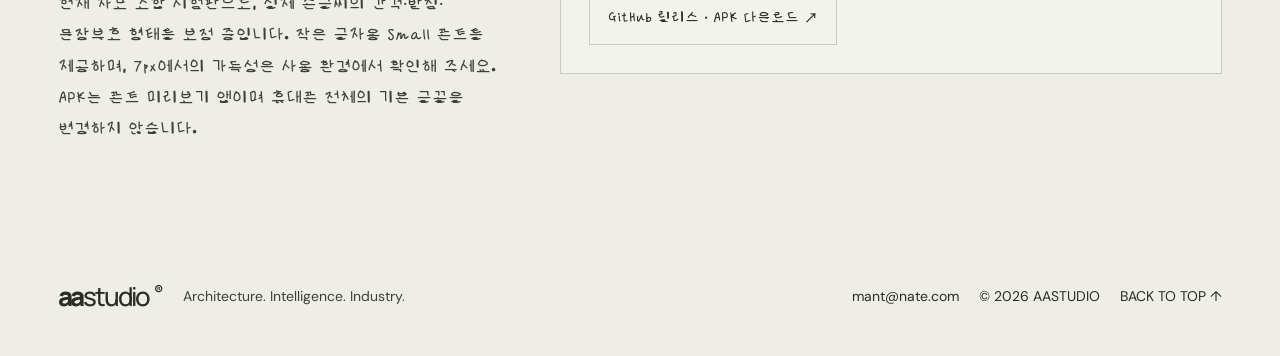
<file: freeware/index.html>
<!doctype html>
<html lang="ko">
<head>
  <meta charset="utf-8"><meta name="viewport" content="width=device-width, initial-scale=1">
  <meta name="theme-color" content="#eeeee6">
  <title>Freeware — 딤픽 · 민보체 다운로드 | AASTUDIO</title>
  <meta name="description" content="딤픽과 손글씨 폰트 민보체를 만나보세요. 민보체는 개인·기업·관공서의 비상업적 사용이 무료이며 상업적 이용은 금지합니다.">
  <link rel="canonical" href="https://aastudio.kr/freeware/">
  <link rel="icon" href="../favicon.svg" type="image/svg+xml"><link rel="stylesheet" href="../style.css">
</head>
<body class="catalog-page">
  <header class="header site-header"><a class="wordmark" href="../" aria-label="AASTUDIO 홈">aa<span>studio</span><i>®</i></a><nav aria-label="사이트 메뉴"><a href="../#studios">Studios</a><a href="../products/">Products</a><a href="../freeware/" aria-current="page">Freeware</a></nav></header>
  <main class="catalog-container">
    <section id="freeware" class="catalog-section product-launch" aria-labelledby="freeware-title">
      <header class="catalog-heading"><div class="catalog-label">AASTUDIO / FREEWARE</div><h1 id="freeware-title">Freeware.</h1><p>매일의 작업을 조금 더 가볍게.<br>무료 소프트웨어와 손글씨 폰트를 만나보세요.<br>사용 범위는 제품별 라이선스를 확인해 주세요.</p></header>
      <article class="product-launch-card" aria-labelledby="dimpik-title"><div><div class="product-identity"><img src="../dimpik/assets/dimpik-1.0.5.ico" alt="" width="36" height="36"><span class="freeware-badge">무료</span> Windows · v1.0.6</div><h2 id="dimpik-title"><span class="product-name">딤픽 <small class="product-name-en" lang="en">DIMPIK</small></span></h2><p>오류 화면에 설명을 붙이고, 보여주지 않을 부분은 가리세요.<br>여러 캡처를 탭으로 정리해 필요한 이미지를 바로 복사할 수 있습니다.</p><div class="product-actions"><a class="snap-button" href="https://github.com/mant81/DIMPIK/releases/download/v1.0.6/dimpik_inst_x64_1.0.6.exe">Windows용 무료 다운로드 ↓</a><a class="snap-button secondary" href="../dimpik/">딤픽 자세히 보기 ↗</a></div><div class="download-summary"><strong>개인 · 기업 · 관공서 모두 무료</strong><span>Windows 10 / 11 · 64비트 전용</span><span>설치형 · 1.0.6 · 36.8 MB</span><div><a href="../dimpik/#download">설치 정보</a><a href="../dimpik/#faq">자주 묻는 질문</a></div></div></div><figure class="product-shot"><a href="../dimpik/"><img src="../dimpik/assets/dimpik-workspace-1.0.5.png" alt="딤픽 1.0.5의 캡처 탭과 주석 편집 도구, 선택형 갤러리 화면" width="1586" height="992" fetchpriority="high"></a><figcaption>실제 앱 화면 · 예시 캡처 사용</figcaption></figure></article>

      <article id="minbo" class="product-launch-card minbo-card" aria-labelledby="minbo-title">
        <div>
          <div class="product-identity"><span class="freeware-badge">비상업적 사용 무료</span> FONT · V0.1.3 · 시험판</div>
          <h2 id="minbo-title">민보체</h2>
          <p>minbo font — 직접 쓴 손글씨를 바탕으로 만든 한글·영문 폰트입니다.<br>숫자와 문장부호도 같은 분위기로 제작했습니다.</p>
          <div class="product-actions">
            <a class="snap-button" href="https://raw.githubusercontent.com/mant81/font-library/79027e7073f83ba3d45c1bc861e809278c265657/fonts/minbo/dist/Minbo-Regular.ttf">TTF 폰트 다운로드 ↓</a>
            <a class="snap-button secondary" href="https://mant81.github.io/font-library/" target="_blank" rel="noopener noreferrer">웹폰트 · 미리보기 ↗</a>
          </div>
          <div class="download-summary">
            <strong>개인 · 기업 · 관공서 비상업적 사용 무료</strong>
            <span>상업적 이용 금지 · 광고·홍보, 판매 상품, 유료 콘텐츠 등은 별도 사전 허락 필요</span>
            <span>한글 11,172자 · 한글 자모 · 영문 대소문자 · 숫자 · 문장부호</span>
            <div><a href="https://raw.githubusercontent.com/mant81/font-library/79027e7073f83ba3d45c1bc861e809278c265657/fonts/minbo/dist/Minbo-Regular.woff2">WOFF2 다운로드</a><a href="https://github.com/mant81/font-library/releases/download/minbo-v0.1.3/minbo-font-preview-0.1.3.apk">Android 미리보기 APK</a><a href="https://mant81.github.io/font-library/license.html">라이선스 전문</a><a href="#minbo-release-notes">릴리스 노트</a></div>
          </div>
          <p class="product-caption">현재 자모 조합 시험판으로, 실제 손글씨의 간격·받침·문장부호 형태를 보정 중입니다. 작은 글자용 Small 폰트를 제공하며, 7px에서의 가독성은 사용 환경에서 확인해 주세요. APK는 폰트 미리보기 앱이며 휴대폰 전체의 기본 글꼴을 변경하지 않습니다.</p>
        </div>
        <section id="minbo-release-notes" class="minbo-release-notes" aria-labelledby="minbo-release-title">
          <div class="catalog-label">RELEASE NOTES</div>
          <h3 id="minbo-release-title">민보체 0.1.3</h3>
          <p><time datetime="2026-11-01">2026.11.01</time> · minbo font · 시험판</p>
          <ul>
            <li>개인·기업·관공서의 비상업적 사용 무료, 상업적 이용 금지 조건을 명시했습니다.</li>
            <li>TTF·WOFF2 폰트 메타데이터, 다운로드 문서, 웹페이지에 라이선스를 반영했습니다.</li>
            <li>Android 앱에 라이선스 확인 창을 추가했습니다.</li>
            <li>웹의 7px 표시 자동 검사와 Android 에뮬레이터 설치·업데이트·입력·라이선스 표시 검증을 통과했습니다.</li>
          </ul>
          <p>실제 휴대폰 검증과 글자별 가독성·필체 재현 검토는 진행 중입니다.</p>
          <a class="snap-button secondary" href="https://github.com/mant81/font-library/releases/tag/minbo-v0.1.3" target="_blank" rel="noopener noreferrer">GitHub 릴리스 · APK 다운로드 ↗</a>
        </section>
      </article>
    </section>
  </main>
  <footer><a class="wordmark" href="../">aa<span>studio</span><i>®</i></a><p>Architecture. Intelligence. Industry.</p><span class="footer-contact">mant@nate.com</span><span>© <span id="year">2026</span> AASTUDIO</span><a href="#" class="back-top">BACK TO TOP ↑</a></footer>
  <script src="../site-config.js"></script><script src="../script.js"></script>
  <script type="text/javascript" src="//wcs.pstatic.net/wcslog.js"></script>
  <script type="text/javascript">
  if(!wcs_add) var wcs_add = {};
  wcs_add["wa"] = "1bc434e9262af50";
  if(window.wcs) {
    wcs_do();
  }
  </script>
</body>
</html>
</file>
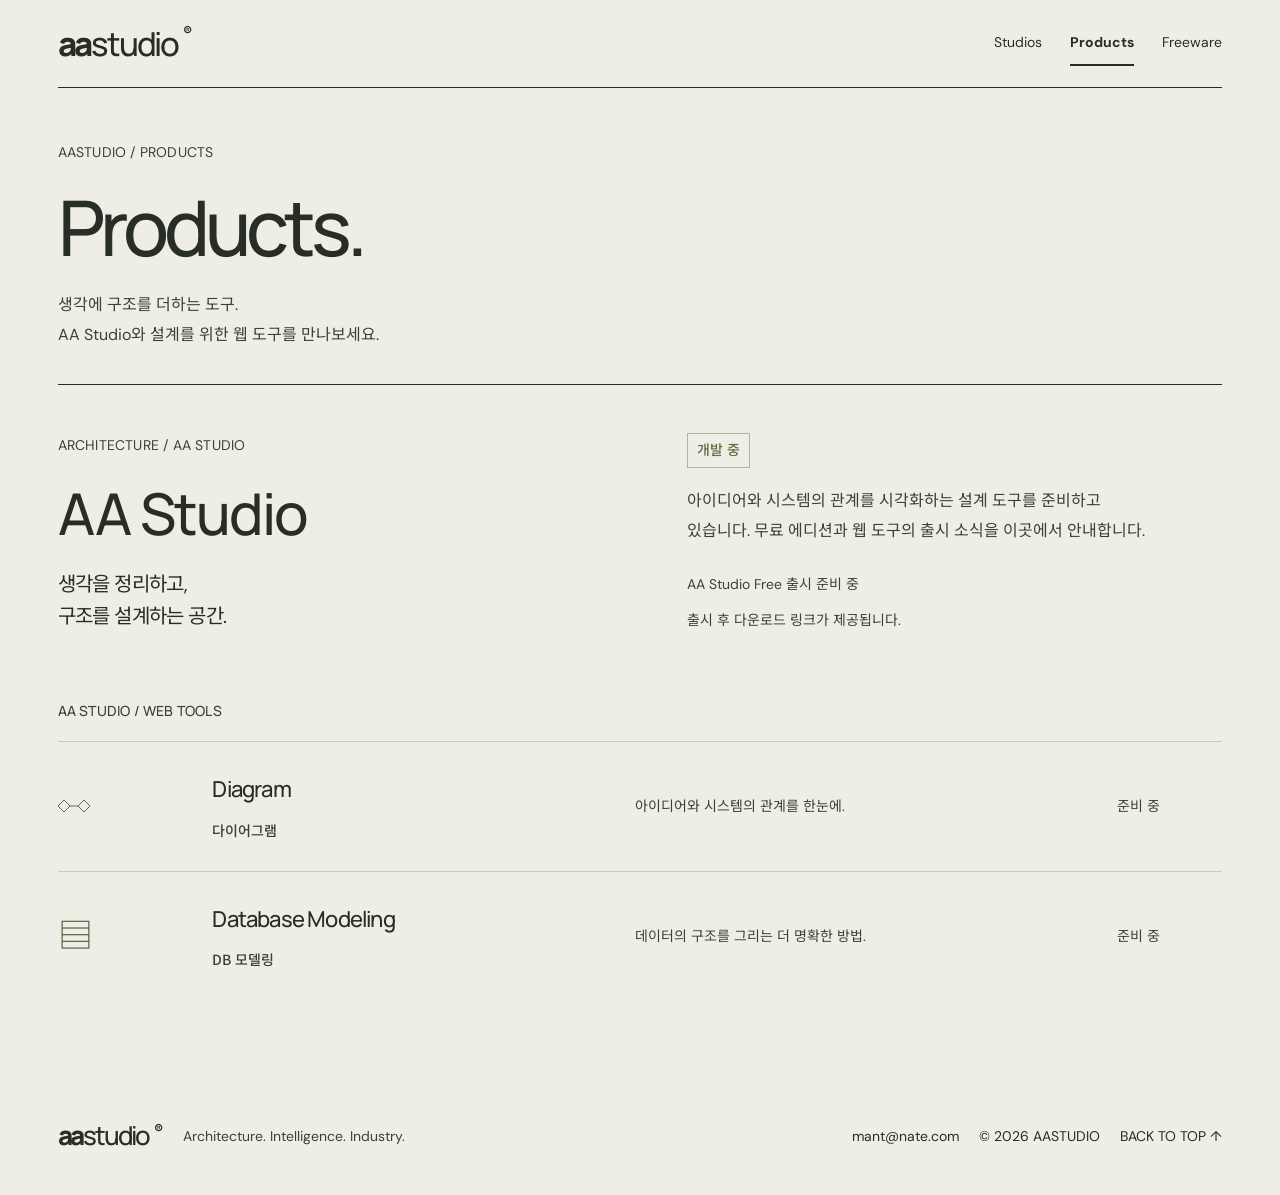
<file: products/index.html>
<!doctype html>
<html lang="ko">
<head>
  <meta charset="utf-8"><meta name="viewport" content="width=device-width, initial-scale=1">
  <meta name="theme-color" content="#eeeee6">
  <title>Products — AA Studio와 설계 도구 | AASTUDIO</title>
  <meta name="description" content="AA Studio와 다이어그램·데이터베이스 모델링 웹 도구의 개발 및 제공 상태를 안내합니다.">
  <link rel="canonical" href="https://aastudio.kr/products/">
  <link rel="icon" href="../favicon.svg" type="image/svg+xml"><link rel="stylesheet" href="../style.css">
</head>
<body class="catalog-page">
  <header class="header site-header"><a class="wordmark" href="../" aria-label="AASTUDIO 홈">aa<span>studio</span><i>®</i></a><nav aria-label="사이트 메뉴"><a href="../#studios">Studios</a><a href="../products/" aria-current="page">Products</a><a href="../freeware/">Freeware</a></nav></header>
  <main class="catalog-container">
    <section id="products" class="catalog-section" aria-labelledby="products-title">
      <header class="catalog-heading"><div class="catalog-label">AASTUDIO / PRODUCTS</div><h1 id="products-title">Products.</h1><p>생각에 구조를 더하는 도구.<br>AA Studio와 설계를 위한 웹 도구를 만나보세요.</p></header>
      <article id="download" class="catalog-product" aria-labelledby="aa-product-title">
        <div><div class="catalog-label">ARCHITECTURE / AA STUDIO</div><h2 id="aa-product-title">AA Studio</h2><p class="catalog-tagline">생각을 정리하고,<br>구조를 설계하는 공간.</p></div>
        <div class="download-copy"><span id="release-status" class="catalog-status">개발 중</span><p>아이디어와 시스템의 관계를 시각화하는 설계 도구를 준비하고 있습니다. 무료 에디션과 웹 도구의 출시 소식을 이곳에서 안내합니다.</p><a id="release-link" class="catalog-pending unavailable" aria-disabled="true">AA Studio Free 출시 준비 중</a><span id="release-note" class="catalog-note">출시 후 다운로드 링크가 제공됩니다.</span></div>
      </article>
      <section id="tools" class="catalog-tools" aria-labelledby="web-tools-title"><h2 id="web-tools-title" class="catalog-label">AA STUDIO / WEB TOOLS</h2>
        <div class="tool-row"><svg class="tool-icon" aria-hidden="true" width="32" height="26" viewBox="0 0 32 26" fill="none" stroke="currentColor"><path d="M12 13h8"/><path d="m6 7 6 6-6 6-6-6Z M26 7l6 6-6 6-6-6Z"/></svg><h3>Diagram<span>다이어그램</span></h3><p>아이디어와 시스템의 관계를 한눈에.</p><a data-tool="diagram" class="tool-action unavailable" aria-disabled="true">준비 중</a></div>
        <div class="tool-row"><span class="tool-icon db-icon" aria-hidden="true">▤</span><h3>Database Modeling<span>DB 모델링</span></h3><p>데이터의 구조를 그리는 더 명확한 방법.</p><a data-tool="database" class="tool-action unavailable" aria-disabled="true">준비 중</a></div>
      </section>
    </section>
  </main>
  <footer><a class="wordmark" href="../">aa<span>studio</span><i>®</i></a><p>Architecture. Intelligence. Industry.</p><span class="footer-contact">mant@nate.com</span><span>© <span id="year">2026</span> AASTUDIO</span><a href="#" class="back-top">BACK TO TOP ↑</a></footer>
  <script src="../site-config.js"></script><script src="../script.js"></script>
  <script type="text/javascript" src="//wcs.pstatic.net/wcslog.js"></script>
  <script type="text/javascript">
  if(!wcs_add) var wcs_add = {};
  wcs_add["wa"] = "1bc434e9262af50";
  if(window.wcs) {
    wcs_do();
  }
  </script>
</body>
</html>
</file>
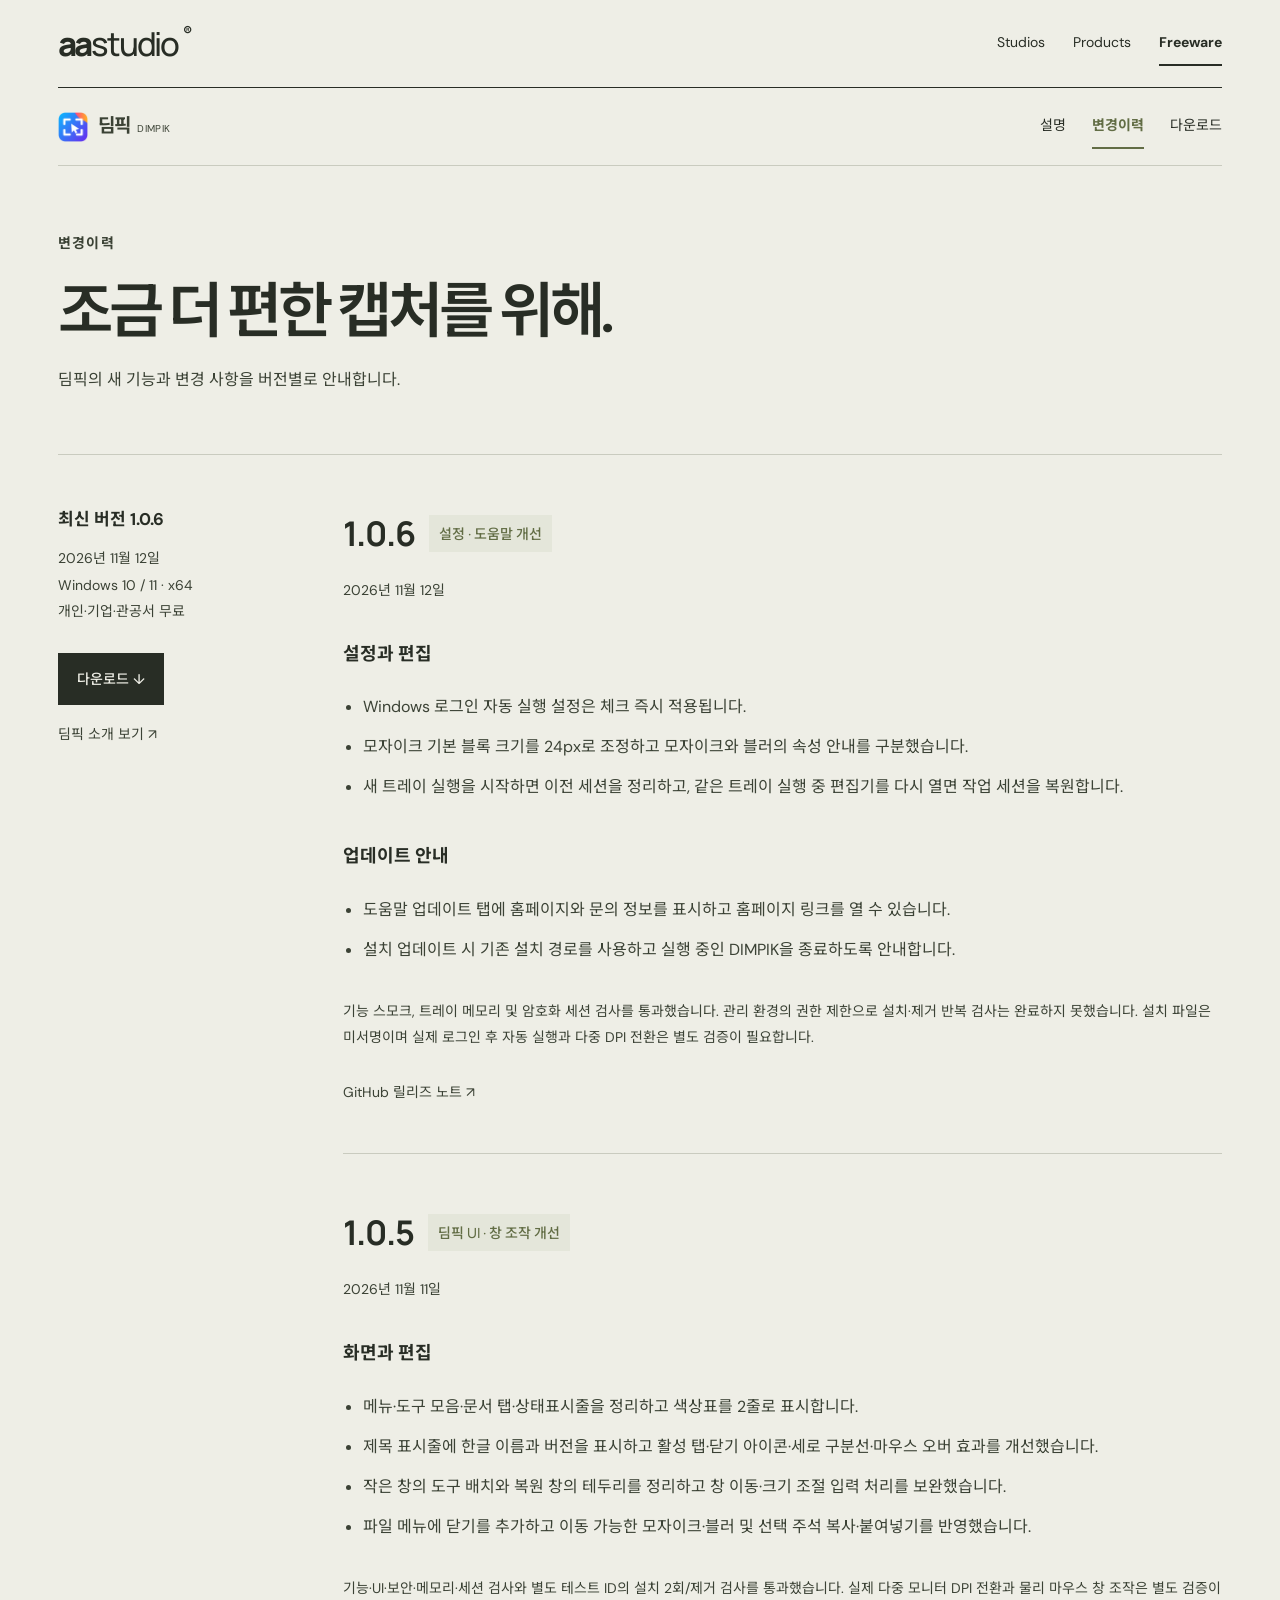
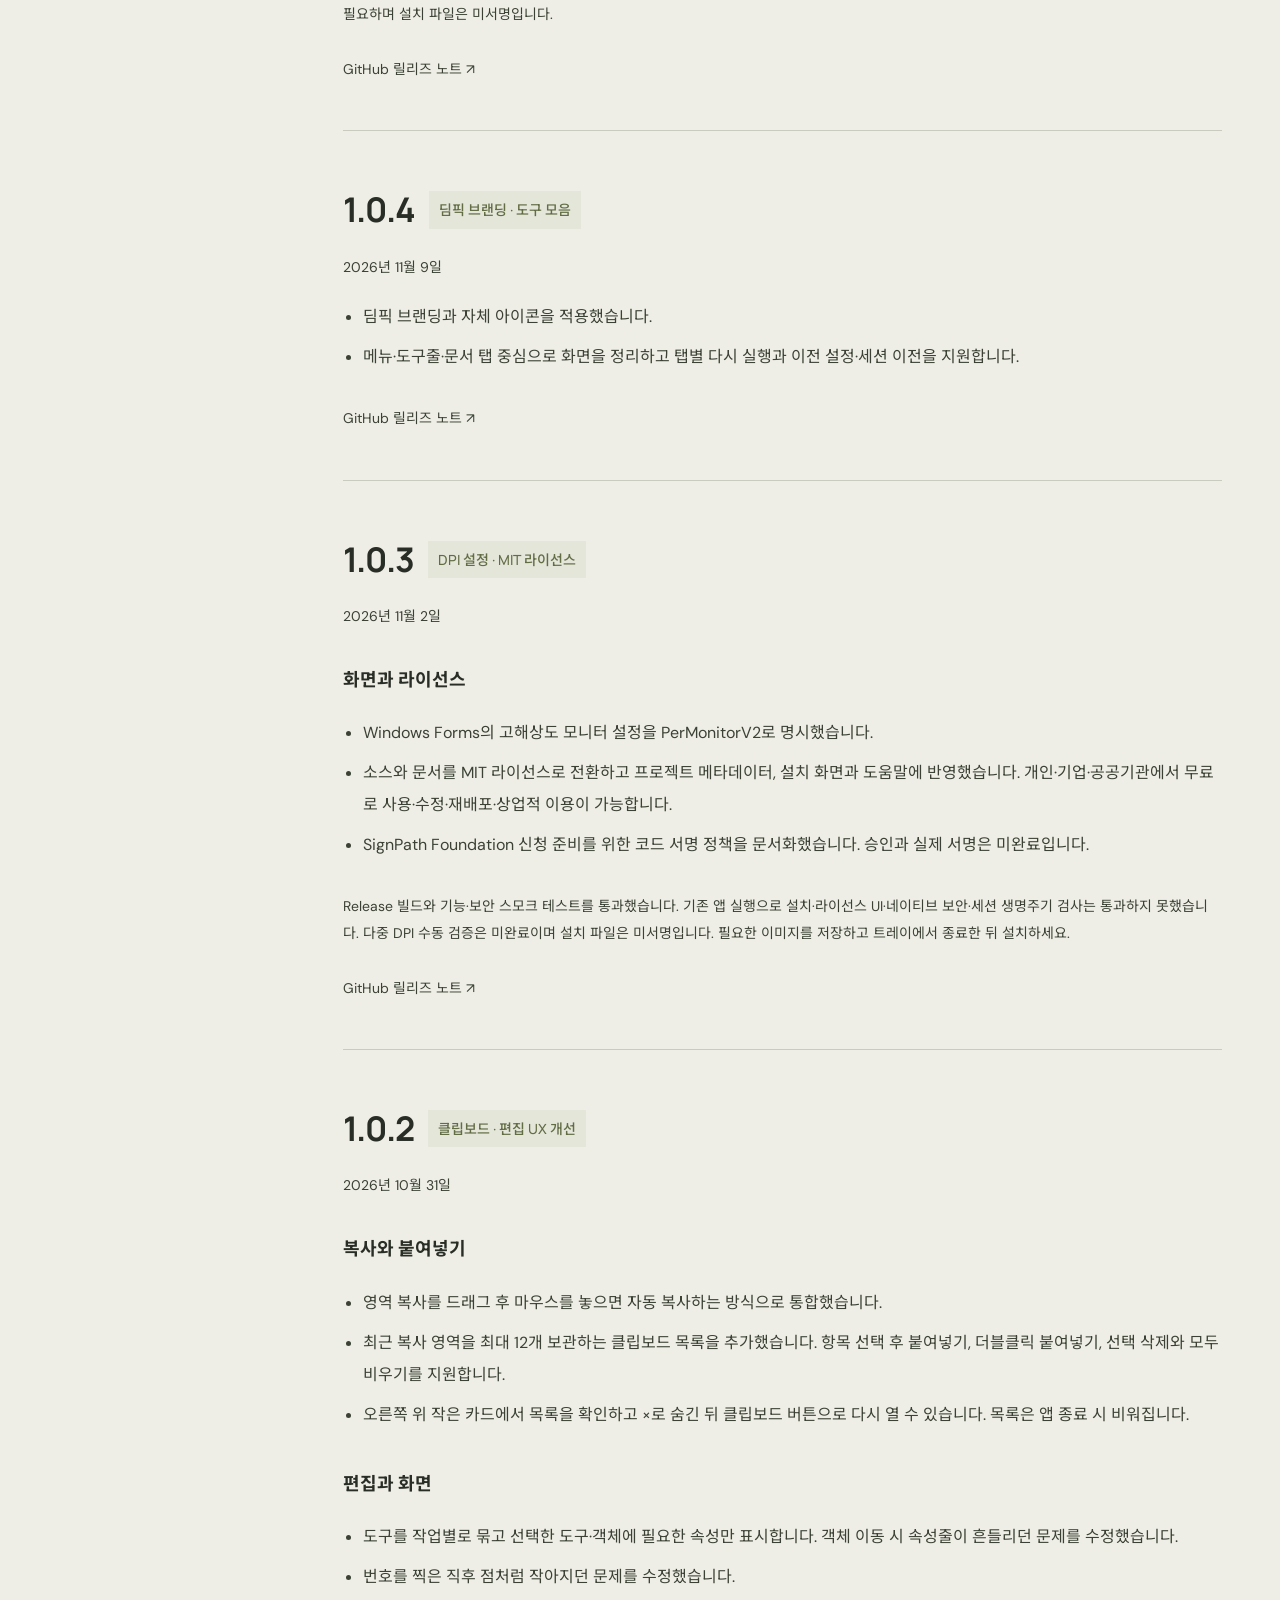
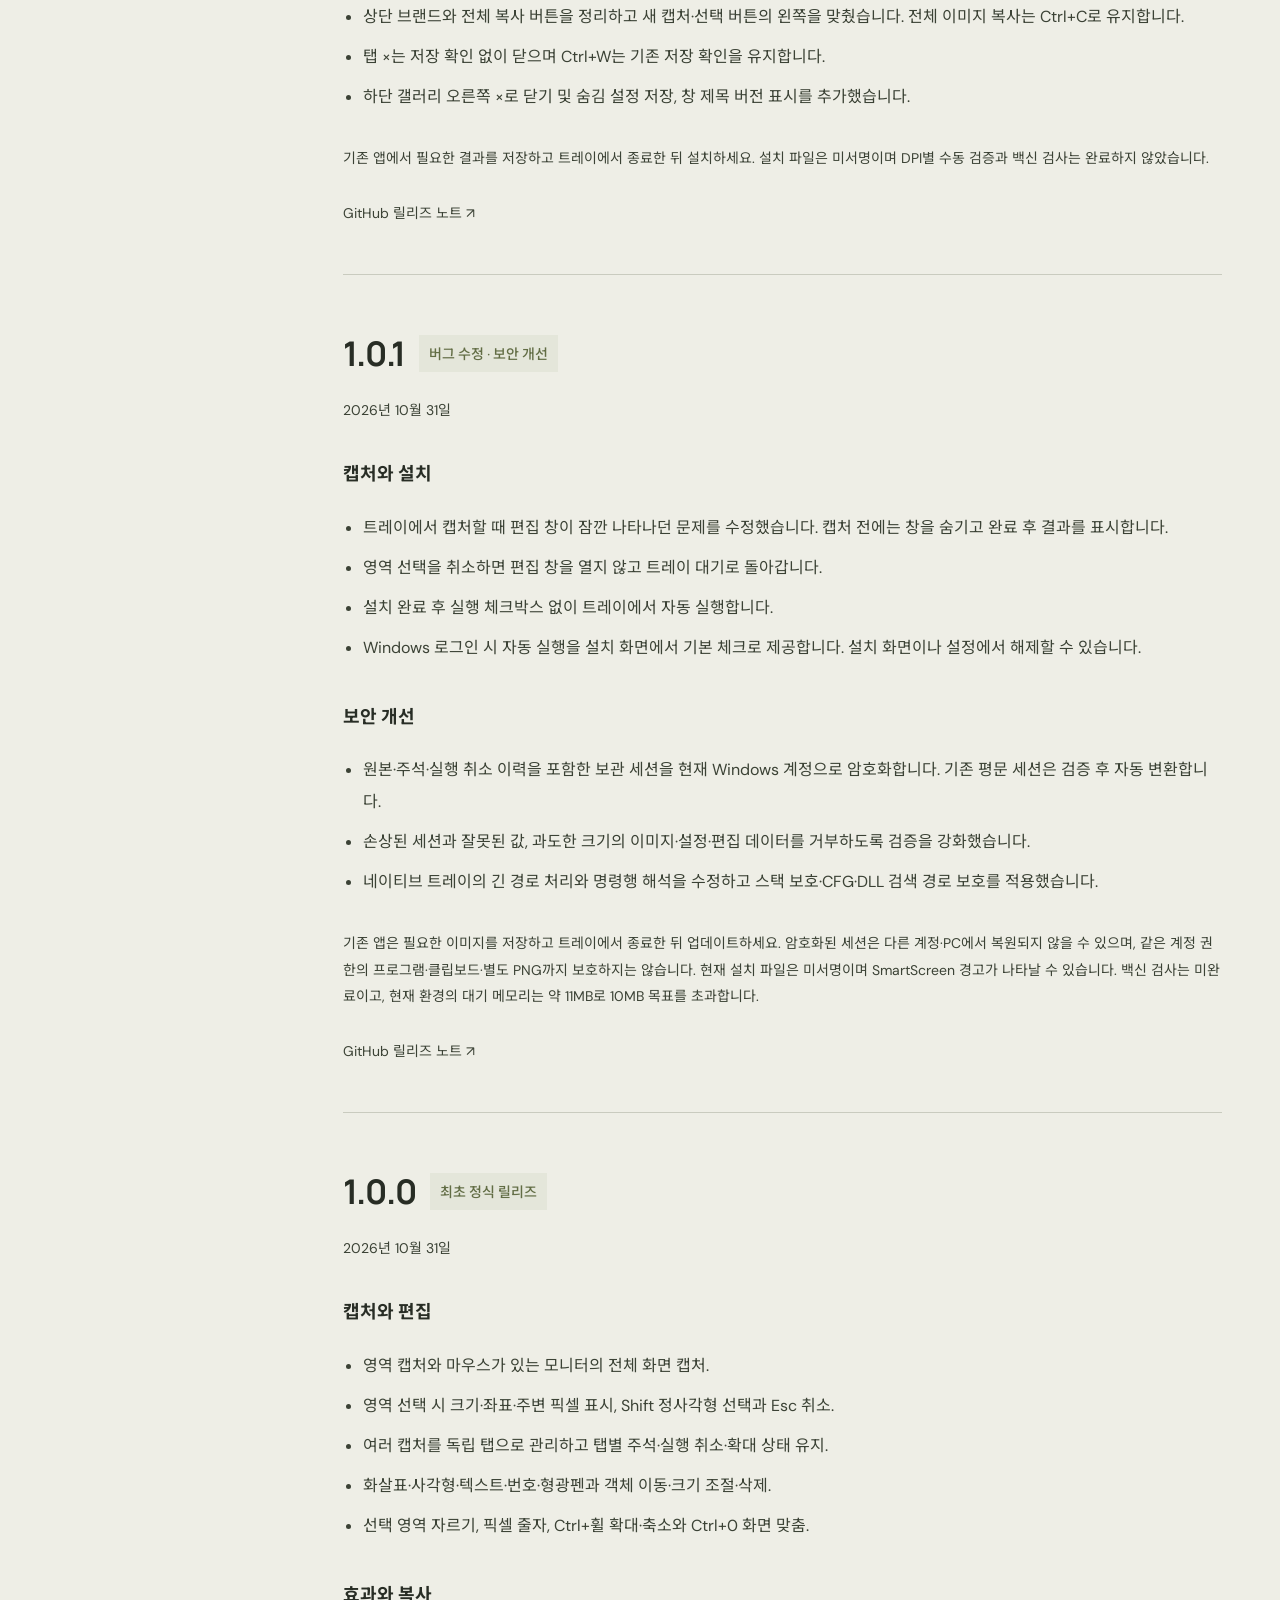
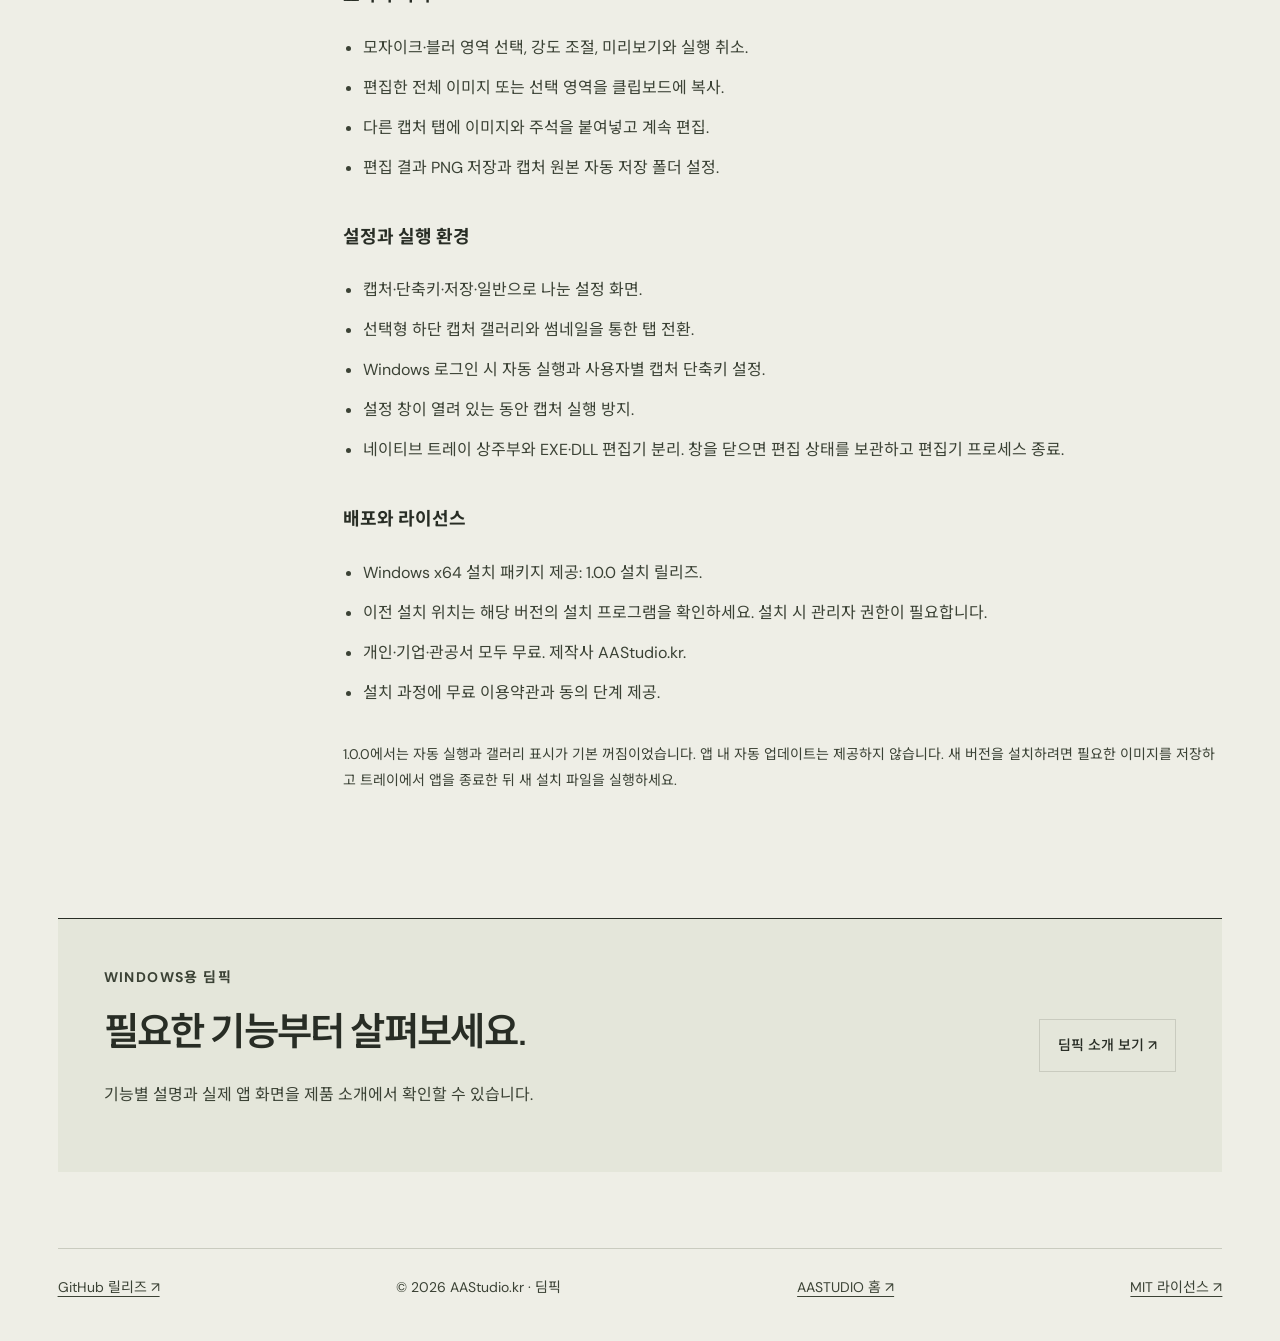
<file: dimpik/changelog/index.html>
<!doctype html>
<html lang="ko">
<head><meta charset="utf-8"><meta name="viewport" content="width=device-width, initial-scale=1"><title>딤픽 변경이력 — 1.0.6 | AAStudio.kr</title><meta name="description" content="딤픽의 버전별 변경이력과 최신 Windows 설치 파일. 1.0.6: 딤픽 이름, 메뉴·문서 탭·색상표·상태표시줄과 창 조작 개선."><meta name="theme-color" content="#eeeee6"><link rel="canonical" href="https://aastudio.kr/dimpik/changelog/"><link rel="icon" href="../assets/dimpik-1.0.5.ico" type="image/x-icon"><link rel="stylesheet" href="../../style.css"><link rel="stylesheet" href="../product.css">
</head>
<body class="product-page">
  <header class="header site-header"><a class="wordmark" href="../../" aria-label="AASTUDIO 홈">aa<span>studio</span><i>®</i></a><nav aria-label="사이트 메뉴"><a href="../../#studios">Studios</a><a href="../../products/">Products</a><a href="../../freeware/" aria-current="location">Freeware</a></nav></header>
  <main class="product-container">
    <div class="product-subnav"><a class="product-identity" href="../"><img src="../assets/dimpik-1.0.5.ico" alt="" width="30" height="30"><span class="product-name">딤픽 <small class="product-name-en" lang="en">DIMPIK</small></span></a><nav class="product-tabs" aria-label="딤픽 메뉴"><a href="../">설명</a><a href="./" aria-current="page">변경이력</a><a href="../#download">다운로드</a></nav></div>
    <section class="changes-header"><div class="product-kicker">변경이력</div><h1>조금 더 편한 캡처를 위해.</h1><p class="product-lead">딤픽의 새 기능과 변경 사항을 버전별로 안내합니다.</p></section>
    <div class="changes-layout"><aside class="changes-aside"><strong>최신 버전 1.0.6</strong>2026년 11월 12일<br>Windows 10 / 11 · x64<br>개인·기업·관공서 무료<div class="product-actions"><a class="snap-button" href="https://github.com/mant81/DIMPIK/releases/download/v1.0.6/dimpik_inst_x64_1.0.6.exe">다운로드 ↓</a></div><a href="../">딤픽 소개 보기 ↗</a></aside>
      <div class="change-releases">
      <article class="change-release" id="v1-0-6"><h2>1.0.6 <span class="version-badge">설정 · 도움말 개선</span></h2><time datetime="2026-11-12">2026년 11월 12일</time>
        <h3>설정과 편집</h3><ul><li>Windows 로그인 자동 실행 설정은 체크 즉시 적용됩니다.</li><li>모자이크 기본 블록 크기를 24px로 조정하고 모자이크와 블러의 속성 안내를 구분했습니다.</li><li>새 트레이 실행을 시작하면 이전 세션을 정리하고, 같은 트레이 실행 중 편집기를 다시 열면 작업 세션을 복원합니다.</li></ul>
        <h3>업데이트 안내</h3><ul><li>도움말 업데이트 탭에 홈페이지와 문의 정보를 표시하고 홈페이지 링크를 열 수 있습니다.</li><li>설치 업데이트 시 기존 설치 경로를 사용하고 실행 중인 DIMPIK을 종료하도록 안내합니다.</li></ul>
        <p class="release-note">기능 스모크, 트레이 메모리 및 암호화 세션 검사를 통과했습니다. 관리 환경의 권한 제한으로 설치·제거 반복 검사는 완료하지 못했습니다. 설치 파일은 미서명이며 실제 로그인 후 자동 실행과 다중 DPI 전환은 별도 검증이 필요합니다.</p>
        <p class="release-note"><a href="https://github.com/mant81/DIMPIK/releases/tag/v1.0.6">GitHub 릴리즈 노트 ↗</a></p>
      </article>      <article class="change-release" id="v1-0-5"><h2>1.0.5 <span class="version-badge">딤픽 UI · 창 조작 개선</span></h2><time datetime="2026-11-11">2026년 11월 11일</time><h3>화면과 편집</h3><ul><li>메뉴·도구 모음·문서 탭·상태표시줄을 정리하고 색상표를 2줄로 표시합니다.</li><li>제목 표시줄에 한글 이름과 버전을 표시하고 활성 탭·닫기 아이콘·세로 구분선·마우스 오버 효과를 개선했습니다.</li><li>작은 창의 도구 배치와 복원 창의 테두리를 정리하고 창 이동·크기 조절 입력 처리를 보완했습니다.</li><li>파일 메뉴에 닫기를 추가하고 이동 가능한 모자이크·블러 및 선택 주석 복사·붙여넣기를 반영했습니다.</li></ul><p class="release-note">기능·UI·보안·메모리·세션 검사와 별도 테스트 ID의 설치 2회/제거 검사를 통과했습니다. 실제 다중 모니터 DPI 전환과 물리 마우스 창 조작은 별도 검증이 필요하며 설치 파일은 미서명입니다.</p><p class="release-note"><a href="https://github.com/mant81/DIMPIK/releases/tag/v1.0.5">GitHub 릴리즈 노트 ↗</a></p></article>
      <article class="change-release" id="v1-0-4"><h2>1.0.4 <span class="version-badge">딤픽 브랜딩 · 도구 모음</span></h2><time datetime="2026-11-09">2026년 11월 9일</time><ul><li>딤픽 브랜딩과 자체 아이콘을 적용했습니다.</li><li>메뉴·도구줄·문서 탭 중심으로 화면을 정리하고 탭별 다시 실행과 이전 설정·세션 이전을 지원합니다.</li></ul><p class="release-note"><a href="https://github.com/mant81/DIMPIK/releases/tag/v1.0.4">GitHub 릴리즈 노트 ↗</a></p></article>

      <article class="change-release" id="v1-0-3"><h2>1.0.3 <span class="version-badge">DPI 설정 · MIT 라이선스</span></h2><time datetime="2026-11-02">2026년 11월 2일</time><h3>화면과 라이선스</h3><ul><li>Windows Forms의 고해상도 모니터 설정을 PerMonitorV2로 명시했습니다.</li><li>소스와 문서를 MIT 라이선스로 전환하고 프로젝트 메타데이터, 설치 화면과 도움말에 반영했습니다. 개인·기업·공공기관에서 무료로 사용·수정·재배포·상업적 이용이 가능합니다.</li><li>SignPath Foundation 신청 준비를 위한 코드 서명 정책을 문서화했습니다. 승인과 실제 서명은 미완료입니다.</li></ul><p class="release-note">Release 빌드와 기능·보안 스모크 테스트를 통과했습니다. 기존 앱 실행으로 설치·라이선스 UI·네이티브 보안·세션 생명주기 검사는 통과하지 못했습니다. 다중 DPI 수동 검증은 미완료이며 설치 파일은 미서명입니다. 필요한 이미지를 저장하고 트레이에서 종료한 뒤 설치하세요.</p><p class="release-note"><a href="https://github.com/mant81/DIMPIK/releases/tag/v1.0.3">GitHub 릴리즈 노트 ↗</a></p></article>
      <article class="change-release" id="v1-0-2"><h2>1.0.2 <span class="version-badge">클립보드 · 편집 UX 개선</span></h2><time datetime="2026-10-31">2026년 10월 31일</time>
        <h3>복사와 붙여넣기</h3><ul><li>영역 복사를 드래그 후 마우스를 놓으면 자동 복사하는 방식으로 통합했습니다.</li><li>최근 복사 영역을 최대 12개 보관하는 클립보드 목록을 추가했습니다. 항목 선택 후 붙여넣기, 더블클릭 붙여넣기, 선택 삭제와 모두 비우기를 지원합니다.</li><li>오른쪽 위 작은 카드에서 목록을 확인하고 ×로 숨긴 뒤 클립보드 버튼으로 다시 열 수 있습니다. 목록은 앱 종료 시 비워집니다.</li></ul>
        <h3>편집과 화면</h3><ul><li>도구를 작업별로 묶고 선택한 도구·객체에 필요한 속성만 표시합니다. 객체 이동 시 속성줄이 흔들리던 문제를 수정했습니다.</li><li>번호를 찍은 직후 점처럼 작아지던 문제를 수정했습니다.</li><li>상단 브랜드와 전체 복사 버튼을 정리하고 새 캡처·선택 버튼의 왼쪽을 맞췄습니다. 전체 이미지 복사는 Ctrl+C로 유지합니다.</li><li>탭 ×는 저장 확인 없이 닫으며 Ctrl+W는 기존 저장 확인을 유지합니다.</li><li>하단 갤러리 오른쪽 ×로 닫기 및 숨김 설정 저장, 창 제목 버전 표시를 추가했습니다.</li></ul>
        <p class="release-note">기존 앱에서 필요한 결과를 저장하고 트레이에서 종료한 뒤 설치하세요. 설치 파일은 미서명이며 DPI별 수동 검증과 백신 검사는 완료하지 않았습니다.</p>
        <p class="release-note"><a href="https://github.com/mant81/DIMPIK/releases/tag/v1.0.2">GitHub 릴리즈 노트 ↗</a></p>
      </article>
      <article class="change-release" id="v1-0-1"><h2>1.0.1 <span class="version-badge">버그 수정 · 보안 개선</span></h2><time datetime="2026-10-31">2026년 10월 31일</time>
        <h3>캡처와 설치</h3><ul><li>트레이에서 캡처할 때 편집 창이 잠깐 나타나던 문제를 수정했습니다. 캡처 전에는 창을 숨기고 완료 후 결과를 표시합니다.</li><li>영역 선택을 취소하면 편집 창을 열지 않고 트레이 대기로 돌아갑니다.</li><li>설치 완료 후 실행 체크박스 없이 트레이에서 자동 실행합니다.</li><li>Windows 로그인 시 자동 실행을 설치 화면에서 기본 체크로 제공합니다. 설치 화면이나 설정에서 해제할 수 있습니다.</li></ul>
        <h3>보안 개선</h3><ul><li>원본·주석·실행 취소 이력을 포함한 보관 세션을 현재 Windows 계정으로 암호화합니다. 기존 평문 세션은 검증 후 자동 변환합니다.</li><li>손상된 세션과 잘못된 값, 과도한 크기의 이미지·설정·편집 데이터를 거부하도록 검증을 강화했습니다.</li><li>네이티브 트레이의 긴 경로 처리와 명령행 해석을 수정하고 스택 보호·CFG·DLL 검색 경로 보호를 적용했습니다.</li></ul>
        <p class="release-note">기존 앱은 필요한 이미지를 저장하고 트레이에서 종료한 뒤 업데이트하세요. 암호화된 세션은 다른 계정·PC에서 복원되지 않을 수 있으며, 같은 계정 권한의 프로그램·클립보드·별도 PNG까지 보호하지는 않습니다. 현재 설치 파일은 미서명이며 SmartScreen 경고가 나타날 수 있습니다. 백신 검사는 미완료이고, 현재 환경의 대기 메모리는 약 11MB로 10MB 목표를 초과합니다.</p>
        <p class="release-note"><a href="https://github.com/mant81/DIMPIK/releases/tag/v1.0.1">GitHub 릴리즈 노트 ↗</a></p>
      </article>
      <article class="change-release" id="v1-0-0"><h2>1.0.0 <span class="version-badge">최초 정식 릴리즈</span></h2><time datetime="2026-10-31">2026년 10월 31일</time>
        <h3>캡처와 편집</h3><ul><li>영역 캡처와 마우스가 있는 모니터의 전체 화면 캡처.</li><li>영역 선택 시 크기·좌표·주변 픽셀 표시, Shift 정사각형 선택과 Esc 취소.</li><li>여러 캡처를 독립 탭으로 관리하고 탭별 주석·실행 취소·확대 상태 유지.</li><li>화살표·사각형·텍스트·번호·형광펜과 객체 이동·크기 조절·삭제.</li><li>선택 영역 자르기, 픽셀 줄자, Ctrl+휠 확대·축소와 Ctrl+0 화면 맞춤.</li></ul>
        <h3>효과와 복사</h3><ul><li>모자이크·블러 영역 선택, 강도 조절, 미리보기와 실행 취소.</li><li>편집한 전체 이미지 또는 선택 영역을 클립보드에 복사.</li><li>다른 캡처 탭에 이미지와 주석을 붙여넣고 계속 편집.</li><li>편집 결과 PNG 저장과 캡처 원본 자동 저장 폴더 설정.</li></ul>
        <h3>설정과 실행 환경</h3><ul><li>캡처·단축키·저장·일반으로 나눈 설정 화면.</li><li>선택형 하단 캡처 갤러리와 썸네일을 통한 탭 전환.</li><li>Windows 로그인 시 자동 실행과 사용자별 캡처 단축키 설정.</li><li>설정 창이 열려 있는 동안 캡처 실행 방지.</li><li>네이티브 트레이 상주부와 EXE·DLL 편집기 분리. 창을 닫으면 편집 상태를 보관하고 편집기 프로세스 종료.</li></ul>
        <h3>배포와 라이선스</h3><ul><li>Windows x64 설치 패키지 제공: <a href="https://github.com/mant81/DIMPIK/releases/tag/v1.0.0">1.0.0 설치 릴리즈</a>.</li><li>이전 설치 위치는 해당 버전의 설치 프로그램을 확인하세요. 설치 시 관리자 권한이 필요합니다.</li><li>개인·기업·관공서 모두 무료. 제작사 AAStudio.kr.</li><li>설치 과정에 무료 이용약관과 동의 단계 제공.</li></ul>
        <p class="release-note">1.0.0에서는 자동 실행과 갤러리 표시가 기본 꺼짐이었습니다. 앱 내 자동 업데이트는 제공하지 않습니다. 새 버전을 설치하려면 필요한 이미지를 저장하고 트레이에서 앱을 종료한 뒤 새 설치 파일을 실행하세요.</p>
      </article>
      </div>
    </div>
    <section class="download-panel"><div class="download-panel-top"><div><div class="product-kicker">Windows용 딤픽</div><h2>필요한 기능부터 살펴보세요.</h2><p>기능별 설명과 실제 앱 화면을 제품 소개에서 확인할 수 있습니다.</p></div><a class="snap-button secondary" href="../">딤픽 소개 보기 ↗</a></div></section>
  </main><footer class="product-container"><div class="product-footer"><a href="https://github.com/mant81/DIMPIK/releases/">GitHub 릴리즈 ↗</a><span>© 2026 AAStudio.kr · 딤픽</span><a href="../../">AASTUDIO 홈 ↗</a><a href="../../release/DIMPIK-LICENSE.txt">MIT 라이선스 ↗</a></div></footer>
<script type="text/javascript" src="//wcs.pstatic.net/wcslog.js"></script>
<script type="text/javascript">
if(!wcs_add) var wcs_add = {};
wcs_add["wa"] = "1bc434e9262af50";
if(window.wcs) {
  wcs_do();
}
</script>
</body></html>
</file>
<file: style.css>
@import url('https://fonts.googleapis.com/css2?family=DM+Sans:wght@400;500;600;700&family=Manrope:wght@400;500;600;700;800&family=Noto+Sans+KR:wght@400;500;600;700&display=swap');
@font-face{font-family:'Minbo Site';src:url('assets/fonts/minbo/MinboSmall-Regular.woff2?v=0.1.3') format('woff2');font-weight:400;font-style:normal;font-display:swap;unicode-range:U+20-7E,U+3131-3163,U+AC00-D7A3;}
@font-face{font-family:'Minbo Display';src:url('assets/fonts/minbo/Minbo-Regular.woff2?v=0.1.3') format('woff2');font-weight:400;font-style:normal;font-display:swap;unicode-range:U+20-7E,U+3131-3163,U+AC00-D7A3;}
:root{--paper:#eeeee6;--ink:#282d25;--muted:#3b4235;--line:#c9cbbf;--orange:#ed623c;--olive:#626d45}*{box-sizing:border-box}html{scroll-behavior:smooth;scroll-padding-top:30px}body{margin:0;background:var(--paper);color:var(--ink);font-family:'DM Sans','Noto Sans KR',sans-serif;-webkit-font-smoothing:auto}a{color:inherit;text-decoration:none}a:focus-visible{outline:2px solid var(--orange);outline-offset:7px}a[href],button{cursor:pointer}::selection{background:var(--orange);color:var(--paper)}.header{margin:0 4.5%;height:104px;display:flex;align-items:center;justify-content:space-between;border-bottom:1px solid var(--ink)}.wordmark{font-family:'Manrope',sans-serif;font-size:33px;font-weight:800;letter-spacing:-2.2px;white-space:nowrap}.wordmark span{font-weight:500}.wordmark i{font-size:14px;font-style:normal;vertical-align:top;display:inline-block;margin:5px 0 0 5px;letter-spacing:0}nav{display:flex;align-items:center;gap:40px;font-size:14px}nav a span{margin-left:13px;font-size:14px}nav .nav-download{border:1px solid var(--ink);padding:13px 17px}nav a:hover,.text-link:hover{color:var(--orange)}.hero{padding:48px 4.5% 0;overflow:hidden}.eyebrow{font-size:14px;font-weight:600;letter-spacing:1.7px;display:flex;align-items:center;gap:9px}.status-dot{width:6px;height:6px;border-radius:50%;background:var(--orange)}h1{font-family:'Manrope',sans-serif;font-size:clamp(76px,10.6vw,165px);font-weight:500;letter-spacing:-.075em;line-height:1.03;margin:52px 0 41px;position:relative}h1 em{font-family:Georgia,serif;font-weight:400;letter-spacing:-.065em}.hero-period{color:var(--orange);font-size:1.1em;display:inline-block;line-height:.5;vertical-align:top;transform:translate(25px,30px)}.hero-bottom{display:grid;grid-template-columns:1fr 1fr 70px;align-items:center;gap:30px;margin:0 0 58px}.hero-bottom>p:first-child{font-size:24px;line-height:1.6;font-weight:500;letter-spacing:-1px}.hero-description{font-size:14px;line-height:1.95;color:#3b4235}.circle-link{width:64px;height:64px;border:1px solid var(--ink);border-radius:50%;display:grid;place-items:center;font-size:28px;transition:background .2s}.circle-link:hover{background:var(--orange)}.hero-index{padding:18px 0;display:flex;justify-content:space-between;border-top:1px solid var(--line);font-size:14px;letter-spacing:1px}.studios{padding:82px 4.5% 0}.section-top{display:flex;align-items:baseline;justify-content:space-between;gap:20px;margin-bottom:40px}.section-top h2{font-size:17px;font-weight:500;letter-spacing:-.4px;margin:0}.section-top>span{font-size:14px;letter-spacing:1px}.studio{border-top:1px solid var(--ink);padding:30px 0 48px;display:grid;grid-template-columns:20% 43% 37%;min-height:340px}.studio-number{font-size:14px;letter-spacing:1px;padding-top:8px}.studio-copy h3{font-family:'Manrope',sans-serif;font-size:68px;font-weight:500;letter-spacing:-5px;margin:0 0 20px;line-height:1.2}.studio-copy h3>span{font-size:24px;letter-spacing:-1px;margin-left:14px}.studio-tagline{font-size:18px;font-weight:500;letter-spacing:-.5px;margin-bottom:18px}.body-copy{font-size:14px;color:#3b4235;line-height:1.9;margin-bottom:27px}.text-link{font-size:14px;border-bottom:1px solid var(--line);padding-bottom:8px;display:inline-flex;gap:40px}.coming{font-size:14px;letter-spacing:1px;display:inline-flex;align-items:center;gap:15px;color:var(--olive)}.coming:before{content:'';width:5px;height:5px;background:var(--olive);border-radius:50%}.coming span{font-size:14px;color:var(--muted);letter-spacing:0}.visual{height:280px;position:relative;overflow:hidden;display:grid;place-items:center;background:#e4e6da}.visual>span{position:absolute;bottom:16px;left:19px;font-size:14px;letter-spacing:1px}.blueprint{background-color:#e3e6da;background-image:linear-gradient(#c9cebe60 1px,transparent 1px),linear-gradient(90deg,#c9cebe60 1px,transparent 1px);background-size:22px 22px;color:var(--olive)}.blueprint svg{height:230px;width:100%;padding:8px}.intelligence-art{background:#e9dfd2;color:#a45c3e}.orb{position:absolute;border:1px solid #b88c6f70;width:210px;height:210px;border-radius:50%}.orb-one{transform:translateX(-50px)}.orb-two{transform:translateX(50px)}.orb-three{width:265px;height:140px;transform:rotate(-35deg)}.intelligence-art b{font-family:Georgia,serif;font-style:italic;font-weight:400;font-size:110px;letter-spacing:-9px;z-index:1}.intelligence-art b span{font-size:37px;vertical-align:top;display:inline-block;margin:25px 0 0 12px;color:var(--orange)}.factory-art{background:#dce0d3;color:var(--olive);padding:30px;display:block}.production{display:flex;gap:7px;position:absolute;right:26px;top:31px;align-items:end;height:48px}.production i{display:block;background:#a7b094;width:13px;height:28px}.production i:nth-child(2n){height:44px}.quality{border-top:1px solid #9da58c;border-bottom:1px solid #9da58c;margin-top:60px;padding:14px 0}.quality>span{font-size:14px;letter-spacing:1.4px}.quality strong{display:block;font-family:'Manrope',sans-serif;font-size:75px;font-weight:500;line-height:1.2}.quality strong span{font-size:45px;float:right}.quality>div{font-size:14px;letter-spacing:1px}.quality>div span{margin:0 18px}.tools{padding:72px 4.5% 85px;background:#e4e6da;margin-top:35px}.tools-intro{display:flex;align-items:end;justify-content:space-between;margin:54px 0 44px}.tools-intro>p{font-size:38px;font-weight:500;line-height:1.4;letter-spacing:-2px;margin:0}.tools-intro>span{font-size:14px;line-height:1.9;color:#3b4235;width:37%}.tool-row{display:grid;grid-template-columns:12% 35% 1fr 105px;align-items:center;gap:15px;border-top:1px solid #adb39f;padding:28px 0}.tool-row:last-child{border-bottom:1px solid #adb39f}.tool-icon{font-size:24px;color:var(--olive);letter-spacing:-4px}.db-icon{font-size:35px}.tool-row h3{font-family:'Manrope',sans-serif;font-size:22px;font-weight:500;letter-spacing:-.8px;margin:0}.tool-row h3 span{font-family:'Noto Sans KR',sans-serif;display:block;font-size:14px;letter-spacing:0;margin-top:8px;color:var(--muted)}.tool-row p{font-size:14px;color:#3b4235}.tool-action{font-size:14px;display:flex;justify-content:space-between;align-items:center}.tool-action span{font-size:20px}.unavailable{cursor:default;color:#3b4235}.download{background:var(--ink);color:var(--paper);padding:45px 4.5% 20px}.download>.eyebrow{font-size:14px;color:#b9bfa9}.download-main{display:grid;grid-template-columns:1.35fr 1fr;gap:60px;align-items:center;padding:45px 0 60px}.download h2{font-family:'Manrope',sans-serif;font-size:clamp(50px,6.7vw,100px);letter-spacing:-5px;line-height:1.1;font-weight:400;margin:0}.download h2 em{font-family:Georgia,serif;color:#c5cda9;font-weight:400}.edition{font-size:14px;letter-spacing:1.5px;color:#c5cda9}.download-copy p{font-size:14px;line-height:1.9;margin:20px 0 26px;color:#c4c8ba}.download-button{display:flex;align-items:center;justify-content:space-between;gap:24px;max-width:330px;background:#c5cda9;color:var(--ink);padding:18px 20px;font-size:14px}.download-button span{font-size:20px}.download-button[href]:hover{background:var(--paper)}.release-note{font-size:14px;color:#a6ad99;display:block;line-height:1.8;margin-top:13px}.download-foot{border-top:1px solid #545b4b;display:flex;align-items:center;justify-content:space-between;padding-top:16px;font-size:14px;letter-spacing:1.5px}.asterisk{color:var(--orange);font-size:45px;line-height:1}footer{padding:32px 4.5%;display:flex;align-items:center;gap:40px}footer .wordmark{font-size:26px}footer p{font-size:14px;color:var(--muted);flex:1}footer>span,.back-top{font-size:14px;letter-spacing:.7px}
@media(min-width:1600px){body{max-width:1800px;margin:auto}}@media(max-width:900px){nav{gap:20px}.studio{grid-template-columns:16% 47% 37%}.studio-number{font-size:14px;line-height:1.7;max-width:100px}.studio-copy h3{font-size:53px}.studio-copy h3>span{font-size:20px;margin-left:8px}.body-copy{font-size:14px}.visual{height:260px}.studio-tagline{font-size:16px}.tool-row{grid-template-columns:9% 36% 1fr 70px;gap:10px}.tool-row h3{font-size:18px}.download-main{gap:30px}.download h2{letter-spacing:-3px}footer{gap:25px}footer p{display:none}footer>span{flex:1}}
@media(max-width:600px){.header{height:82px;margin:0 6%}.wordmark{font-size:28px}nav{gap:18px;font-size:14px}nav a span{margin-left:3px}nav .nav-download{display:none}.hero{padding:32px 6% 0}.eyebrow{font-size:14px;letter-spacing:1.1px}h1{font-size:clamp(52px,12vw,74px);margin:46px 0 35px;letter-spacing:-4px}.hero-period{transform:translate(6px,14px);font-size:.9em}.hero-bottom{grid-template-columns:1fr 48px;gap:12px;margin-bottom:37px}.hero-bottom>p:first-child{font-size:21px;grid-column:1}.hero-description{grid-column:1;font-size:14px;margin:0}.circle-link{grid-column:2;grid-row:1/3;width:45px;height:45px;font-size:24px}.hero-index{font-size:14px;letter-spacing:.3px;gap:10px}.hero-index>span:nth-child(2){display:none}.studios{padding:52px 6% 0}.section-top{margin-bottom:24px;align-items:start}.section-top h2{font-size:16px}.section-top>span{font-size:14px;text-align:right;max-width:115px;line-height:1.6}.studio{grid-template-columns:1fr;padding:20px 0 32px;gap:22px}.studio-number{max-width:none;font-size:14px}.studio-copy h3{font-size:62px}.studio-copy h3>span{font-size:24px;margin-left:14px}.studio-tagline{font-size:18px}.body-copy{font-size:14px}.visual{height:240px}.blueprint svg{height:215px}.tools{padding:45px 6% 50px;margin-top:15px}.tools-intro{display:block;margin:35px 0}.tools-intro>p{font-size:30px}.tools-intro>span{display:block;width:100%;font-size:14px;margin-top:20px}.tool-row{grid-template-columns:38px 1fr 65px;gap:10px;padding:23px 0}.tool-row h3{font-size:18px}.tool-row p{grid-column:2;grid-row:2;margin:0;font-size:14px;line-height:1.7}.tool-action{grid-column:3;grid-row:1/3}.tool-icon{font-size:21px}.db-icon{font-size:30px}.download{padding:32px 6% 20px}.download-main{grid-template-columns:1fr;gap:38px;padding:35px 0 40px}.download h2{font-size:60px;letter-spacing:-3px}.download-button{max-width:none}.download-foot{font-size:14px;letter-spacing:.8px}footer{padding:27px 6%;gap:20px;flex-wrap:wrap}footer>span{font-size:14px}.back-top{font-size:14px}footer .wordmark{font-size:23px}footer .wordmark i{font-size:14px}}
@media(prefers-reduced-motion:reduce){html{scroll-behavior:auto}*{transition:none!important}}
.tool-icon{white-space:nowrap}
@media(max-width:600px){.factory-art .quality{margin-top:43px}.factory-art .production{top:23px;height:38px}.factory-art .quality strong{font-size:63px}.factory-art>span{bottom:12px;font-size:14px}}

/* Hero: a shared grid connects the headline, studio map and introduction. */
.hero-stage{display:grid;grid-template-columns:minmax(0,1fr) minmax(260px,.43fr);gap:5%;align-items:center;padding:56px 0 42px}
.hero-stage h1{font-size:clamp(65px,8.2vw,132px);margin:0;letter-spacing:-.075em;line-height:1.08;white-space:nowrap}
.hero-stage .hero-period{font-size:.63em;transform:translate(14px,20px)}
.hero-map{align-self:stretch;display:flex;flex-direction:column;justify-content:center;padding-top:8px;color:var(--olive)}
.hero-map-caption{display:flex;justify-content:space-between;font-size:14px;letter-spacing:1.5px;color:var(--muted)}
.hero-map svg{display:block;width:100%;max-height:310px;margin:10px 0}
.map-guide{stroke:var(--line);stroke-width:.7;stroke-dasharray:2 5}
.map-orbit{stroke:#9aa38b;stroke-width:.8}
.map-triangle{stroke:var(--olive);stroke-width:.8;opacity:.45}
.map-node{fill:var(--olive)}
.hero-map text{fill:var(--ink);font-family:'Manrope',sans-serif;font-size:16px;font-weight:500;letter-spacing:-.5px}
.map-center{stroke:var(--orange);stroke-width:5}
.hero-map-key{display:flex;justify-content:space-between;gap:8px;font-size:14px;letter-spacing:.25px}
.hero-bottom{grid-template-columns:minmax(0,1fr) minmax(260px,.43fr);column-gap:5%;position:relative;align-items:start;border-top:1px solid var(--line);padding:26px 0 32px;margin:0}
.hero-bottom>p:first-child{font-size:23px;line-height:1.65;letter-spacing:-.8px;margin:0;padding-left:18px;border-left:2px solid var(--orange)}
.hero-bottom .hero-description{font-size:14px;line-height:1.95;margin:0;padding-right:0;word-break:keep-all}
.hero-bottom .circle-link{position:absolute;left:calc(100% / 1.43 - 80px);top:31px;width:48px;height:48px;font-size:24px;border-color:#a5aa98}
.hero-index{padding:16px 0}
@media(min-width:1800px){.hero-stage h1{font-size:132px}}
@media(max-width:1000px) and (min-width:601px){.hero-stage{grid-template-columns:minmax(0,1fr) 230px;gap:24px;padding:46px 0 34px}.hero-stage h1{font-size:7.6vw}.hero-stage .hero-period{transform:translate(7px,15px)}.hero-map-key{font-size:14px}.hero-bottom{grid-template-columns:minmax(0,1fr) 230px;gap:24px}.hero-bottom>p:first-child{font-size:20px}.hero-bottom .hero-description{font-size:14px}.hero-bottom .circle-link{left:auto;right:270px;width:40px;height:40px}}
@media(max-width:600px){.hero-stage{grid-template-columns:1fr;gap:28px;padding:34px 0 26px}.hero-stage h1{font-size:12vw;letter-spacing:-.065em;line-height:1.12}.hero-stage .hero-period{transform:translate(7px,12px)}.hero-map{display:grid;grid-template-columns:1fr 1.2fr;align-items:center;position:relative;padding:18px 0 0;border-top:1px solid var(--line);min-height:150px}.hero-map-caption{align-self:start;flex-direction:column;gap:8px;font-size:14px;line-height:1.5}.hero-map svg{grid-column:2;grid-row:1/3;width:100%;max-height:160px;margin:0}.hero-map-key{grid-column:1;grid-row:2;flex-direction:column;gap:7px;font-size:14px;align-self:end;padding-bottom:8px}.hero-bottom{grid-template-columns:1fr 44px;gap:19px;padding:24px 0 27px}.hero-bottom>p:first-child{grid-column:1;font-size:20px;padding-left:14px}.hero-bottom .hero-description{grid-column:1/3;font-size:14px;padding-left:16px}.hero-bottom .circle-link{position:static;grid-column:2;grid-row:1;width:42px;height:42px;align-self:center;font-size:22px}.hero-index{font-size:14px;letter-spacing:.4px}}

/* Editorial type: a staggered entrance, then a travelling wave of orange. */
.hero-line-clip{display:inline-block;overflow:hidden;vertical-align:bottom;padding:0 .08em .08em;margin:0 -.08em -.08em}
.hero-line{display:inline-block;animation:hero-arrive 1.1s cubic-bezier(.16,1,.3,1) both}
.hero-word{display:inline-flex;position:relative;isolation:isolate}
.hero-char{display:inline-block;animation:letter-arrive .95s cubic-bezier(.16,1,.3,1) both;animation-delay:calc(.18s + var(--char-index)*.045s)}
.hero-glyph{display:inline-block;animation:letter-wave 6.8s cubic-bezier(.45,0,.25,1) infinite;animation-delay:calc(1.5s + var(--char-index)*.085s)}
.hero-word::after{content:'';position:absolute;left:2%;right:-1%;bottom:-.12em;height:.13em;border-top:2px solid var(--orange);border-radius:50%;transform:rotate(-2deg);transform-origin:left;opacity:.8;animation:word-accent 1.1s cubic-bezier(.16,1,.3,1) 1s both;pointer-events:none}
.hero-stage .hero-period{font-size:.5em;transform:translate(14px,12px)}
.hero-asterisk{display:inline-block;line-height:1;animation:asterisk-turn 6.8s cubic-bezier(.65,0,.2,1) 1.5s infinite}
.hero-map svg{animation:map-arrive 1.6s ease-out both}
.map-orbit{stroke-dasharray:572;stroke-dashoffset:0;animation:orbit-draw 2s cubic-bezier(.25,.6,.3,1) both}
.map-orbit.map-phase-2{animation-delay:.2s}.map-orbit.map-phase-3{animation-delay:.4s}
.map-signal{stroke:var(--orange);stroke-width:1.5;stroke-linecap:round;stroke-dasharray:7 93;animation:signal-travel 6s linear infinite;opacity:.8}
.map-node{transform-box:fill-box;transform-origin:center;animation:node-awake 6s ease-in-out infinite}
.map-label{animation:label-awake 6s ease-in-out infinite}
.map-node.map-phase-1,.map-label.map-phase-1{animation-delay:0s}
.map-node.map-phase-2,.map-label.map-phase-2{animation-delay:2s}
.map-node.map-phase-3,.map-label.map-phase-3{animation-delay:4s}
.map-center{transform-origin:180px 154px;animation:center-turn 12s cubic-bezier(.45,0,.2,1) infinite}
.motion-toggle{appearance:none;border:0;padding:0;background:none;color:var(--muted);font:inherit;letter-spacing:1px;display:inline-flex;align-items:center;gap:6px;cursor:pointer}
.motion-toggle span{color:var(--olive)}.motion-toggle i{font-style:normal;color:var(--orange);font-size:14px;letter-spacing:-2px;margin-left:3px}
.motion-toggle:hover{color:var(--ink)}.motion-toggle:focus-visible{outline:2px solid var(--orange);outline-offset:5px}
.hero.motion-paused *,.hero.motion-paused *::after,.hero.motion-idle *,.hero.motion-idle *::after{animation-play-state:paused!important}
@keyframes hero-arrive{from{opacity:0;transform:translateY(105%) rotate(2deg)}to{opacity:1;transform:translateY(0) rotate(0)}}
@keyframes letter-arrive{from{opacity:0;transform:translateY(.55em) rotate(7deg)}to{opacity:1;transform:translateY(0) rotate(0)}}
@keyframes letter-wave{0%,32%,100%{color:var(--ink);transform:translateY(0) rotate(0)}10%{color:var(--orange);transform:translateY(-.055em) rotate(-2deg)}21%{color:var(--ink);transform:translateY(.012em) rotate(.5deg)}}
@keyframes asterisk-turn{0%,8%{transform:rotate(0)}32%,100%{transform:rotate(180deg)}}
@keyframes map-arrive{from{opacity:0;transform:translateY(8px)}to{opacity:1;transform:translateY(0)}}
@keyframes orbit-draw{from{stroke-dashoffset:572;opacity:0}to{stroke-dashoffset:0;opacity:1}}
@keyframes word-accent{from{transform:rotate(-2deg) scaleX(0);opacity:0}to{transform:rotate(-2deg) scaleX(1);opacity:.8}}
@keyframes signal-travel{from{stroke-dashoffset:0}to{stroke-dashoffset:-100}}
@keyframes node-awake{0%,28%,100%{fill:var(--olive);transform:scale(1)}8%,18%{fill:var(--orange);transform:scale(1.5)}}
@keyframes label-awake{0%,28%,100%{fill:var(--ink)}8%,18%{fill:var(--orange)}}
@keyframes center-turn{0%,35%{transform:rotate(0)}50%,85%{transform:rotate(60deg)}100%{transform:rotate(120deg)}}
@media(prefers-reduced-motion:reduce){.hero *,.hero *::after{animation:none!important}.hero-word::after{display:none}.motion-toggle{display:none}}

/* Keep the complete neutral drawing visible beneath the animated colour. */
.blueprint-base{color:#aeb1a8}
.blueprint-guides{stroke:#aeb1a8}
.blueprint-tracer{opacity:0}
.blueprint.is-animated .blueprint-edge{stroke-dasharray:1;animation:blueprint-top-draw 9s cubic-bezier(.4,0,.2,1) infinite}
.blueprint.is-animated .blueprint-left{animation-name:blueprint-left-draw}
.blueprint.is-animated .blueprint-right{animation-name:blueprint-right-draw}
.blueprint.is-animated .blueprint-grid{animation-name:blueprint-grid-draw}
.blueprint.is-animated .blueprint-hidden,.blueprint.is-animated .blueprint-nodes{animation:blueprint-resolve 9s ease-in-out infinite}
.blueprint.is-animated .blueprint-tracer{stroke-dasharray:.07 .93;animation:blueprint-trace 9s linear infinite}
.blueprint.motion-paused *,.blueprint.motion-idle *{animation-play-state:paused!important}
@keyframes blueprint-top-draw{0%,5%{stroke-dashoffset:1;opacity:0}7%{opacity:1}28%,84%{stroke-dashoffset:0;opacity:1}96%,100%{stroke-dashoffset:0;opacity:0}}
@keyframes blueprint-left-draw{0%,20%{stroke-dashoffset:1;opacity:0}22%{opacity:1}41%,84%{stroke-dashoffset:0;opacity:1}96%,100%{stroke-dashoffset:0;opacity:0}}
@keyframes blueprint-right-draw{0%,31%{stroke-dashoffset:1;opacity:0}33%{opacity:1}50%,84%{stroke-dashoffset:0;opacity:1}96%,100%{stroke-dashoffset:0;opacity:0}}
@keyframes blueprint-grid-draw{0%,43%{stroke-dashoffset:1;opacity:0}45%{opacity:1}64%,84%{stroke-dashoffset:0;opacity:1}96%,100%{stroke-dashoffset:0;opacity:0}}
@keyframes blueprint-resolve{0%,52%{opacity:0}66%,84%{opacity:1}96%,100%{opacity:0}}
@keyframes blueprint-trace{0%,5%{stroke-dashoffset:.07;opacity:0}7%{opacity:1}28%{stroke-dashoffset:-.93;opacity:1}32%,100%{stroke-dashoffset:-.93;opacity:0}}
@media(prefers-reduced-motion:reduce){.blueprint.is-animated *{animation:none!important}.blueprint.is-animated .blueprint-edge{stroke-dasharray:none;stroke-dashoffset:0}.blueprint-tracer{display:none}}

/* AI: retain the quiet orbital structure while signals circulate through it. */
.intelligence-art .orb{border-color:#b9b2a6}
.ai-network{position:absolute;left:50%;top:50%;width:360px;height:280px;transform:translate(-50%,-50%);pointer-events:none;color:#b9b2a6}
.ai-signals{opacity:0}
.ai-neuron{transform-box:fill-box;transform-origin:center}
.intelligence-art.is-animated .ai-signals{opacity:.8}
.intelligence-art.is-animated .ai-signal{stroke-dasharray:7 93;animation:ai-signal-flow 7s linear infinite}
.intelligence-art.is-animated .ai-signal-two{animation-delay:-2.33s;animation-direction:reverse}
.intelligence-art.is-animated .ai-signal-three{animation-delay:-4.66s}
.intelligence-art.is-animated .ai-neuron{animation:ai-neuron-response 7s ease-in-out infinite}
.intelligence-art.is-animated .ai-neuron-two{animation-delay:-1.75s}
.intelligence-art.is-animated .ai-neuron-three{animation-delay:-3.5s}
.intelligence-art.is-animated .ai-neuron-four{animation-delay:-5.25s}
.intelligence-art.is-animated b{animation:ai-core-response 7s ease-in-out infinite}
.intelligence-art.is-animated b span{animation:ai-core-turn 7s cubic-bezier(.65,0,.2,1) infinite}
.intelligence-art.motion-paused *,.intelligence-art.motion-idle *{animation-play-state:paused!important}
@keyframes ai-signal-flow{from{stroke-dashoffset:0}to{stroke-dashoffset:-100}}
@keyframes ai-neuron-response{0%,35%,100%{fill:#b9b2a6;transform:scale(1)}12%,22%{fill:var(--orange);transform:scale(1.4)}}
@keyframes ai-core-response{0%,28%,80%,100%{color:#a45c3e;transform:scale(1)}48%,58%{color:var(--orange);transform:scale(1.025)}}
@keyframes ai-core-turn{0%,28%{transform:rotate(0)}58%,100%{transform:rotate(90deg)}}
@media(prefers-reduced-motion:reduce){.intelligence-art.is-animated *{animation:none!important}.intelligence-art.is-animated .ai-signals{opacity:0}}

/* Factory: collect process data, scan quality, then pass the result forward. */
.factory-art .production i{position:relative}
.factory-art .quality{position:relative}
.factory-art.is-animated .production i::after{content:'';position:absolute;inset:0;background:var(--olive);transform-origin:bottom;animation:factory-production 7s ease-in-out infinite}
.factory-art .production i:nth-child(2){--bar-delay:.2s}
.factory-art .production i:nth-child(3){--bar-delay:.4s}
.factory-art .production i:nth-child(4){--bar-delay:.6s}
.factory-art .production i:nth-child(5){--bar-delay:.8s}
.factory-art.is-animated .production i::after{animation-delay:var(--bar-delay,0s)}
.factory-art.is-animated .quality::after{content:'';position:absolute;left:0;right:0;top:20%;height:1px;background:linear-gradient(90deg,transparent,var(--orange),transparent);opacity:0;pointer-events:none;animation:factory-quality-scan 7s ease-in-out infinite}
.factory-art.is-animated .quality strong{animation:factory-quality-response 7s ease-in-out infinite}
.factory-art.is-animated .quality strong span{display:block;animation:factory-result 7s ease-in-out infinite}
.factory-art.is-animated .quality>div span{display:inline-block;animation:factory-data-flow 7s ease-in-out infinite}
.factory-art.motion-paused *,.factory-art.motion-paused *::after,.factory-art.motion-idle *,.factory-art.motion-idle *::after{animation-play-state:paused!important}
@keyframes factory-production{0%,62%,100%{transform:scaleY(.3);background:var(--olive)}12%{transform:scaleY(.85);background:var(--olive)}24%,32%{transform:scaleY(1);background:var(--orange)}44%{transform:scaleY(.65);background:var(--olive)}}
@keyframes factory-quality-scan{0%,18%{top:20%;opacity:0}24%{opacity:.65}50%{top:76%;opacity:.65}58%,100%{top:76%;opacity:0}}
@keyframes factory-quality-response{0%,42%,88%,100%{color:var(--olive)}58%,72%{color:var(--orange)}}
@keyframes factory-result{0%,48%,88%,100%{color:var(--olive);transform:translate(0,0)}62%,72%{color:var(--orange);transform:translate(3px,-3px)}}
@keyframes factory-data-flow{0%,52%,92%,100%{color:var(--olive);transform:translateX(0)}66%{color:var(--orange);transform:translateX(5px)}78%{color:var(--olive);transform:translateX(0)}}
@media(prefers-reduced-motion:reduce){.factory-art.is-animated *,.factory-art.is-animated *::after{animation:none!important}.factory-art.is-animated .production i::after,.factory-art.is-animated .quality::after{display:none}}

.footer-contact{white-space:nowrap}

/* Products and freeware share the site's editorial grid and palette. */
.catalog-container{max-width:1320px;margin:auto;padding:0 4.5%;min-height:calc(100vh - 200px)}
.catalog-section{padding:52px 0 76px;scroll-margin-top:24px}
.catalog-heading{padding-bottom:34px;margin-bottom:40px;border-bottom:1px solid var(--ink)}
.catalog-heading h1{font-family:'Manrope',sans-serif;font-size:clamp(48px,6vw,80px);font-weight:500;letter-spacing:-.065em;line-height:1.1;margin:20px 0}
.catalog-heading p{font-size:16px;line-height:1.9;color:#3b4235;margin:0;word-break:keep-all}
.catalog-product{display:grid;grid-template-columns:1fr 1fr;gap:8%;align-items:start;padding:8px 0 46px}
.catalog-label{font-size:14px;letter-spacing:1px;color:#3b4235;line-height:1.8}
.catalog-product h2,.product-launch-card h2{font-family:'Manrope',sans-serif;font-size:clamp(38px,4.5vw,60px);line-height:1.2;font-weight:500;letter-spacing:-2px;margin:20px 0}
.catalog-tagline{font-size:20px;line-height:1.6;letter-spacing:-.6px;margin:0}
.catalog-product .download-copy p{font-size:16px;line-height:1.9;color:#3b4235;margin:18px 0 24px;max-width:480px;word-break:keep-all}
.catalog-status,.freeware-badge{display:inline-block;font-size:14px;font-weight:500;line-height:1.6;letter-spacing:.5px;padding:5px 9px;border:1px solid #adb39f;color:var(--olive)}
.catalog-pending{display:block;font-size:14px;color:#3b4235}
.catalog-note{display:block;font-size:14px;line-height:1.8;margin-top:10px;color:#3b4235}
.catalog-tools{scroll-margin-top:24px}
.catalog-tools>.catalog-label{padding:18px 0;font-weight:500;margin:0}
.catalog-tools .tool-row:last-child{border-bottom:0}
.catalog-tools .tool-row{border-color:var(--line)}
.catalog-product{scroll-margin-top:24px}
.product-launch-card{display:grid;grid-template-columns:.8fr 1.2fr;gap:60px;align-items:center}
.product-identity{display:flex;align-items:center;flex-wrap:wrap;gap:12px;font-size:14px;letter-spacing:.5px;color:#3b4235}
.product-identity img{width:36px;height:36px}
.product-launch-card p{font-size:16px;line-height:1.9;color:#3b4235;word-break:keep-all}
.product-actions{display:flex;flex-wrap:wrap;gap:12px;margin:28px 0 16px}
.snap-button{display:inline-flex;align-items:center;justify-content:center;gap:12px;min-height:44px;padding:14px 18px;font-size:14px;font-weight:500;line-height:1.6;border:1px solid var(--ink);background:var(--ink);color:var(--paper);transition:background .2s}
.snap-button:hover{background:var(--olive);border-color:var(--olive)}
.snap-button.secondary{background:transparent;color:var(--ink);border-color:var(--line)}
.snap-button.secondary:hover{border-color:var(--ink)}
.product-caption{font-size:14px;color:#3b4235;line-height:1.9}
.download-summary{display:flex;flex-direction:column;gap:5px;font-size:14px;line-height:1.8;color:#3b4235}
.download-summary strong{font-size:14px;font-weight:500;color:var(--ink)}
.download-summary>div{display:flex;flex-wrap:wrap;gap:18px;margin-top:7px}
.download-summary a{text-decoration:underline;text-underline-offset:4px}
.product-shot{margin:0;min-width:0}
.product-shot img{display:block;width:100%;height:auto;border:1px solid var(--line)}
.product-shot figcaption{font-size:14px;color:#3b4235;line-height:1.8;margin-top:12px}
.header nav a:focus-visible,.snap-button:focus-visible{outline:2px solid var(--olive);outline-offset:5px}
.site-header{height:88px}
.site-header nav{gap:28px}
.site-header nav a{display:inline-flex;align-items:center;min-height:44px;border-bottom:2px solid transparent}
.site-header nav a[aria-current]{border-bottom-color:var(--ink);font-weight:700}
.home-directory{display:grid;grid-template-columns:1fr 1fr;gap:6%;margin:48px 4.5% 56px;align-items:stretch}
.directory-link{display:flex;flex-direction:column;gap:14px;padding:26px 0;border-top:1px solid var(--ink);border-bottom:1px solid var(--line)}
.directory-link .catalog-label{margin:0;font-size:14px}
.directory-link .directory-title{display:flex;justify-content:space-between;align-items:center;margin:0;font-family:'Manrope',sans-serif;font-size:clamp(28px,3vw,42px);letter-spacing:-1px}
.directory-title>span{font-size:26px}
.directory-link .directory-description{font-size:14px;line-height:1.8;letter-spacing:0;margin:0;color:#3b4235}
.directory-link:hover .directory-title{color:var(--olive)}
.directory-link:hover{color:inherit}
@media(max-width:1000px){.product-launch-card{grid-template-columns:1fr;gap:30px}.product-launch .product-shot{max-width:850px}}
@media(max-width:600px){
  .site-header{height:auto;display:flex;flex-direction:column;align-items:flex-start;gap:8px;padding:16px 0 8px}
  .site-header nav{width:100%;justify-content:space-between;gap:18px;font-size:14px}
  .catalog-container{padding:0 6%}
  .catalog-section{padding:32px 0 46px}
  .catalog-heading{padding-bottom:26px;margin-bottom:28px}
  .catalog-heading p{font-size:16px}
  .catalog-product{grid-template-columns:1fr;gap:28px;padding-bottom:30px}
  .catalog-tagline{font-size:18px}
  .catalog-product h2,.product-launch-card h2{font-size:42px}
  .product-actions{flex-direction:column;align-items:stretch}
  .home-directory{grid-template-columns:1fr;gap:26px;margin:24px 6% 40px}
}

/* Minbo freeware entry */
.minbo-card{margin-top:64px;padding-top:56px;border-top:1px solid var(--line);scroll-margin-top:24px}
.minbo-card>div,.minbo-release-notes{min-width:0}
.minbo-release-notes{padding:28px;border:1px solid var(--line);background:rgba(255,255,255,.25);scroll-margin-top:24px}
.minbo-release-notes h3{font-size:28px;letter-spacing:-1px;margin:18px 0 10px}
.minbo-release-notes ul{padding-left:20px;font-size:16px;line-height:1.9;color:#3b4235;word-break:keep-all}
.minbo-release-notes li+li{margin-top:10px}
@media(max-width:600px){.minbo-card{margin-top:40px;padding-top:36px}.minbo-release-notes{padding:20px}}

button,input,select,textarea{font-family:inherit}

/* Site headings use the original display font stack. */
h1,h2,h3,.wordmark,.studio-copy h3,.catalog-heading h1,.catalog-product h2,.product-launch-card h2,.download h2{font-family:'Manrope','Noto Sans KR',sans-serif}
.product-caption,.product-shot figcaption{font-size:14px;color:#3b4235}
footer{flex-wrap:wrap}footer>span,.back-top,footer p{font-size:14px}

/* Readable minimum sizes at desktop and mobile widths. */
body{font-size:16px;line-height:1.8}
.body-copy,.hero-description,.hero-bottom .hero-description,.product-launch-card p,.download-copy p,.directory-link .directory-description,.minbo-release-notes ul{font-size:16px;line-height:1.95;letter-spacing:0}
.download-summary,.download-summary strong,.catalog-note,.catalog-pending,.product-caption,.product-shot figcaption,footer>span,footer p,.back-top{font-size:14px;line-height:1.9;letter-spacing:0}
.catalog-label,.product-identity,.freeware-badge,.catalog-status,.eyebrow,.coming,.hero-index{letter-spacing:.2px}
.hero-index,.download-foot{flex-wrap:wrap;gap:12px}
footer{gap:20px}footer .footer-contact{font-size:14px}


/* Product names: Korean first, compact English companion. */
.product-name{display:inline-flex;align-items:baseline;gap:.35em;white-space:nowrap;line-height:1.2}
.product-name-en{font-size:clamp(10px,.45em,20px);font-weight:400;letter-spacing:.04em;color:var(--muted,#62685a);line-height:1.2}
.product-version{font-size:.5em;font-weight:400;letter-spacing:0;white-space:nowrap}
@media(max-width:600px){.product-subnav .product-name{flex-direction:column;align-items:flex-start;gap:2px}}

/* The font sample is scoped to its own Freeware product entry. */
.minbo-card{font-family:'Minbo Site','Noto Sans KR',sans-serif}
.minbo-card h2,.minbo-card h3{font-family:'Minbo Display','Noto Sans KR',sans-serif}
</file>
<file: dimpik/product.css>
.product-page{--product-accent:var(--olive);--snap-muted:#3b4235;--snap-line:var(--line)}
.product-page{background:var(--paper)}.product-container{max-width:1320px;margin:auto;padding:0 4.5%}.product-subnav{position:sticky;top:0;z-index:5;display:flex;align-items:center;justify-content:space-between;gap:24px;padding:16px 0;background:var(--paper);border-bottom:1px solid var(--snap-line)}.product-identity{display:inline-flex;align-items:center;gap:10px;font-size:19px;font-weight:700;letter-spacing:-.5px;white-space:nowrap}.product-identity img{width:30px;height:30px}.product-tabs{display:flex;gap:26px;align-items:center;white-space:nowrap;font-size:14px}.product-tabs a{padding:9px 0;border-bottom:2px solid transparent}.product-tabs a[aria-current=page]{color:var(--product-accent);border-color:var(--product-accent);font-weight:700}.product-page h1{font-family:inherit;font-size:clamp(42px,4.7vw,72px);line-height:1.18;letter-spacing:-.065em;font-weight:600;margin:20px 0 24px}.product-page h1 em{font-family:inherit;color:var(--product-accent);font-style:normal}.product-kicker{font-size:14px;letter-spacing:1.4px;font-weight:700;color:var(--snap-muted);text-transform:uppercase}.product-hero{display:grid;grid-template-columns:.9fr 1.15fr;gap:44px;align-items:center;padding:72px 0 64px}.product-lead{font-size:16px;line-height:1.9;color:var(--snap-muted);max-width:520px;word-break:keep-all}.product-caption{font-size:14px;color:var(--snap-muted);line-height:1.8}.product-facts{display:grid;grid-template-columns:repeat(3,1fr);padding:25px 0;border-top:1px solid var(--snap-line);border-bottom:1px solid var(--snap-line);gap:26px}.product-facts span{display:block;font-size:14px;color:var(--snap-muted);margin-bottom:9px}.product-facts strong{font-size:16px;font-weight:600}.feature-menu{display:flex;gap:28px;overflow-x:auto;padding:26px 0;font-size:14px;white-space:nowrap}.feature-menu a:hover{color:var(--product-accent)}.feature-section{padding:70px 0;border-top:1px solid var(--snap-line);scroll-margin-top:84px}.feature-section h2,.download-panel h2,.changes-header h2{font-size:clamp(27px,3vw,40px);font-weight:600;line-height:1.4;letter-spacing:-1.6px;margin:14px 0 22px}.feature-columns{display:grid;grid-template-columns:.85fr 1.15fr;align-items:center;gap:65px}.feature-copy p{font-size:16px;line-height:1.95;color:var(--snap-muted);word-break:keep-all}.feature-list{list-style:none;padding:0;margin:24px 0 0}.feature-list li{padding:11px 0 11px 22px;border-top:1px solid var(--snap-line);font-size:16px;line-height:1.7;position:relative}.feature-list li:before{content:'↗';position:absolute;left:0;color:var(--product-accent)}.feature-text-grid{display:grid;grid-template-columns:repeat(3,1fr);gap:40px;margin-top:34px}.feature-text-grid h3{font-size:19px;font-weight:600;margin:0 0 12px;letter-spacing:-.6px}.feature-text-grid p{font-size:16px;line-height:1.9;color:var(--snap-muted);word-break:keep-all}.key-table{width:100%;border-collapse:collapse;font-size:16px;margin-top:28px}.key-table th,.key-table td{padding:16px 12px;text-align:left;border-bottom:1px solid var(--snap-line)}.key-table th{font-size:14px;color:var(--snap-muted);font-weight:500}.key-table td:first-child{width:36%}.key-table kbd{font-family:inherit;font-weight:600;background:#e8ece5;padding:5px 9px;border-radius:3px;display:inline-block}.download-panel{padding:46px;background:#e4e6da;border-top:1px solid var(--ink);margin:40px 0 76px}.download-panel-top{display:flex;justify-content:space-between;align-items:center;gap:30px}.download-panel p{color:var(--snap-muted);line-height:1.9;font-size:16px}.release-details{display:grid;grid-template-columns:1fr 1fr;gap:12px 35px;font-size:14px;line-height:1.8;border-top:1px solid var(--line);padding-top:22px;margin-top:25px}.release-details dt{color:var(--snap-muted)}.release-details dd{margin:3px 0 10px;overflow-wrap:anywhere}.release-details .checksum{grid-column:1/-1;font-family:monospace}.product-footer{display:flex;justify-content:space-between;flex-wrap:wrap;gap:20px;padding:26px 0 40px;border-top:1px solid var(--snap-line);font-size:14px;color:var(--snap-muted)}.product-footer a{text-decoration:underline;text-underline-offset:4px}.changes-header{padding:65px 0 42px;border-bottom:1px solid var(--snap-line)}.changes-header h1{margin-bottom:18px}.changes-layout{display:grid;grid-template-columns:220px 1fr;gap:65px;padding:48px 0 70px}.changes-aside{font-size:14px;color:var(--snap-muted);line-height:1.9}.changes-aside strong{display:block;color:var(--ink);font-size:17px;margin-bottom:10px}.change-release h2{display:flex;align-items:center;flex-wrap:wrap;gap:14px;font-size:34px;letter-spacing:-1px;margin:0 0 12px}.version-badge{font-size:14px;letter-spacing:0;font-weight:500;padding:6px 10px;background:#e4e6da;color:var(--product-accent)}.change-release time{font-size:14px;color:var(--snap-muted)}.change-release h3{font-size:18px;margin-top:32px}.change-release ul{padding-left:20px;color:var(--snap-muted);font-size:16px;line-height:2}.change-release li{padding:4px 0}.change-release .release-note{font-size:14px;line-height:1.9;margin-top:28px;color:var(--snap-muted)}
@media(min-width:1600px){.product-container{padding:0 60px}}@media(max-width:1000px){.product-hero{grid-template-columns:1fr;padding-top:48px;gap:35px}.product-hero .product-shot{max-width:850px}.feature-columns{grid-template-columns:1fr;gap:32px}.feature-text-grid{gap:24px}.changes-layout{grid-template-columns:160px 1fr;gap:30px}}@media(max-width:600px){.product-subnav{gap:12px}.product-identity{font-size:17px}.product-tabs{gap:16px;font-size:14px}.product-page h1{font-size:43px;letter-spacing:-2.8px}.product-hero{padding:40px 0}.product-lead{font-size:16px}.product-facts{grid-template-columns:1fr;gap:18px;padding:23px 0}.product-facts>div{display:flex;justify-content:space-between;align-items:center;gap:12px}.product-facts span{margin:0}.product-facts strong{font-size:14px}.feature-section{padding:45px 0}.feature-text-grid{grid-template-columns:1fr;gap:20px}.feature-menu{gap:24px}.download-panel{padding:25px 20px;margin-bottom:40px}.download-panel-top{display:block}.release-details{grid-template-columns:1fr}.release-details .checksum{grid-column:auto}.product-actions .snap-button{padding:14px 16px;font-size:14px}.changes-header{padding-top:40px}.changes-layout{grid-template-columns:1fr;gap:25px;padding-top:30px}.changes-aside{border-bottom:1px solid var(--snap-line);padding-bottom:24px}.change-release h2{font-size:30px}.key-table{font-size:14px}.key-table th,.key-table td{padding:14px 5px}.key-table kbd{padding:5px 6px}}

.product-page>footer.product-container{display:block;margin:0 auto;border:0;padding:0 4.5%;height:auto}
.change-releases{min-width:0}.change-release+.change-release{margin-top:48px;padding-top:48px;border-top:1px solid var(--snap-line)}
.product-tabs a:focus-visible{outline:2px solid var(--olive);outline-offset:5px}
.use-cases{padding:46px 0 18px;scroll-margin-top:90px}
.use-cases h2{font-size:clamp(25px,2.8vw,36px);line-height:1.4;font-weight:500;letter-spacing:-1.2px;margin:14px 0 28px}
.use-case-list>a{display:grid;grid-template-columns:38px minmax(0,1fr) auto;gap:22px;align-items:center;padding:24px 0;border-top:1px solid var(--snap-line)}
.case-number{align-self:start;padding-top:5px;font-size:14px;color:var(--product-accent)}
.use-case-list h3{font-size:18px;line-height:1.6;font-weight:500;margin:0 0 7px;letter-spacing:-.5px;word-break:keep-all}
.use-case-list p{margin:0;font-size:16px;line-height:1.8;color:var(--snap-muted);word-break:keep-all}
.case-action{display:flex;gap:20px;font-size:14px;white-space:nowrap}
.use-case-list>a:hover h3,.use-case-list>a:hover .case-action{color:var(--product-accent)}
.faq-heading{display:grid;grid-template-columns:1.2fr .8fr;align-items:end;gap:32px;margin:0 0 34px}
.faq-heading h2{margin:14px 0 0;max-width:620px;font-size:clamp(30px,3.5vw,44px);line-height:1.3;letter-spacing:-1.7px;word-break:keep-all}
.faq-heading>p{margin:0 0 5px;font-size:16px;line-height:1.9;color:var(--snap-muted);word-break:keep-all}
.faq-grid{display:grid;grid-template-columns:repeat(2,minmax(0,1fr));gap:40px}
.faq-group>h3{margin:0 0 14px;font-size:16px;font-weight:500;line-height:1.7}
.faq-item{border-top:1px solid var(--snap-line)}
.faq-item:last-child{border-bottom:1px solid var(--snap-line)}
.faq-item h4{margin:0;padding:16px 0 6px;font-size:16px;line-height:1.7;font-weight:500;word-break:keep-all}
.faq-item p{max-width:620px;margin:0;padding:0 18px 18px 0;font-size:14px;line-height:1.9;color:var(--snap-muted);word-break:keep-all}
.product-faq a{text-decoration:underline;text-underline-offset:4px}
.download-panel{scroll-margin-top:90px}
.shot-preview{display:block}
.shot-zoom{display:flex;justify-content:space-between;padding:12px 0 0;font-size:14px;line-height:1.8;color:var(--ink)}
.shot-preview:hover .shot-zoom{color:var(--product-accent)}
.image-preview{width:min(1400px,94vw);max-width:94vw;max-height:92vh;padding:20px 24px;border:1px solid var(--ink);background:var(--paper);color:var(--ink)}
.image-preview::backdrop{background:rgb(40 45 37 / 80%)}
.preview-toolbar{display:flex;align-items:center;justify-content:space-between;gap:16px;margin-bottom:16px}
.preview-toolbar h2{margin:0;font-size:16px;font-weight:500}
.preview-toolbar button{font:inherit;font-size:14px;min-width:70px;min-height:44px;padding:8px 12px;border:1px solid var(--line);background:transparent;color:var(--ink)}
.preview-toolbar button:focus-visible{outline:2px solid var(--olive);outline-offset:3px}
.image-preview figure{margin:0}
.image-preview img{display:block;max-width:100%;max-height:calc(92vh - 140px);width:auto;height:auto;margin:auto;object-fit:contain}
.image-preview figcaption{font-size:14px;color:var(--snap-muted);line-height:1.8;margin-top:12px}
.preview-original{display:inline-flex;align-items:center;gap:5px;min-height:44px;font-size:14px;text-decoration:underline;text-underline-offset:4px}
.preview-link-note{color:var(--snap-muted)}
.preview-open{overflow:hidden}
@media(max-width:600px){
  .use-cases{padding-top:32px}
  .use-case-list>a{grid-template-columns:24px minmax(0,1fr);gap:10px 12px;padding:20px 0}
  .use-case-list h3{font-size:16px}
  .use-case-list p{font-size:14px}
  .case-action{grid-column:2;justify-content:space-between;min-height:32px;align-items:center}
  .faq-heading{grid-template-columns:1fr;gap:10px;margin-bottom:24px}
  .faq-heading h2{font-size:30px;letter-spacing:-1.1px;margin-top:10px}
  .faq-heading>p{font-size:14px}
  .faq-grid{grid-template-columns:1fr;gap:30px}
  .faq-group>h3{margin-bottom:10px}
  .faq-item h4{font-size:16px}
  .faq-item p{padding-right:0;font-size:14px}
  .image-preview{padding:14px}
}
@media(max-width:600px){.product-container{padding:0 6%}.product-tabs{gap:12px}.product-subnav{gap:10px}.key-table kbd{white-space:normal;overflow-wrap:anywhere}.product-actions .snap-button{width:100%}.product-page>footer.product-container{padding:0 6%}}
</file>
